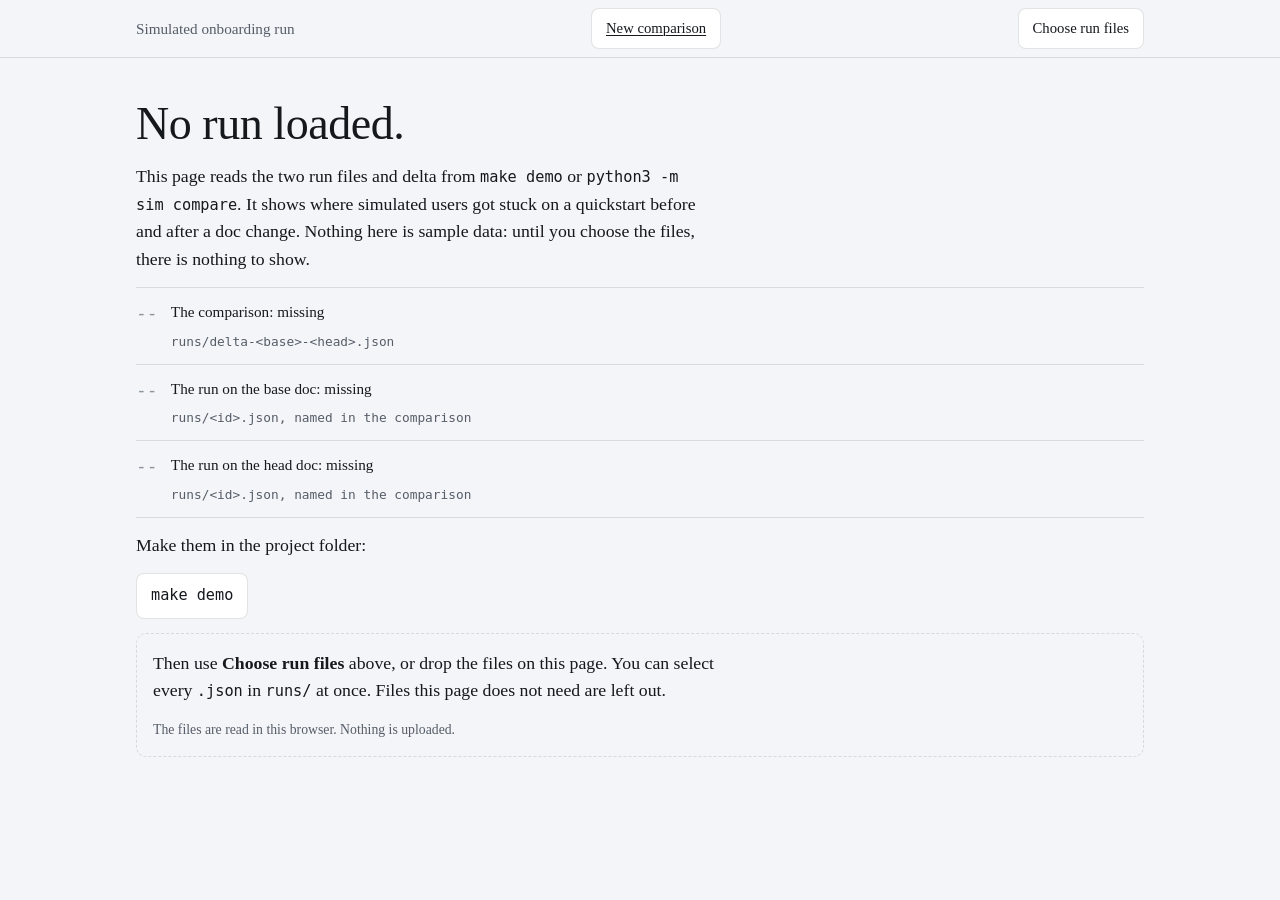
<file: web/index.html>
<!doctype html>
<html lang="en">
<head>
<meta charset="utf-8">
<meta name="viewport" content="width=device-width, initial-scale=1">
<title>Simulated onboarding run</title>
<meta name="description" content="Inspect saved simulated command paths and the linked workspace cohort, or import a separately declared offline study.">
<style>
/* Two faces, both already on the reader's machine: this page works offline.
   The serif carries prose. Mono carries figures, file names and commands only. */
:root{
  --font-human:"Iowan Old Style","Charter","Sitka Text",Cambria,Georgia,serif;
  --font-machine:ui-monospace,"SF Mono",Menlo,Consolas,monospace;
  --ground:#f3f5f8;
  --panel:#ffffff;
  --ink:#15181d;
  --mid:#565d68;
  --faint:#8d949e;
  --edge:rgba(21,24,29,.12);
  --dot:#9aa1ab;
  --accent:#2451c7;      /* blue pencil: the users the patch moved */
  --good:#1b7f4c;
  --crit:#b3261e;
  --chip:#e7ebf1;
  color-scheme:light;
}
@media (prefers-color-scheme:dark){
  :root:not([data-theme="light"]){
    --ground:#0f1216; --panel:#171b21; --ink:#e8ebef; --mid:#a3abb6; --faint:#6f7884;
    --edge:rgba(232,235,239,.12); --dot:#5d6570; --accent:#86a8ff; --good:#56c790; --crit:#ff8a80;
    --chip:#232a33; color-scheme:dark;
  }
}
:root[data-theme="dark"]{
  --ground:#0f1216; --panel:#171b21; --ink:#e8ebef; --mid:#a3abb6; --faint:#6f7884;
  --edge:rgba(232,235,239,.12); --dot:#5d6570; --accent:#86a8ff; --good:#56c790; --crit:#ff8a80;
  --chip:#232a33; color-scheme:dark;
}

*{box-sizing:border-box}
html{-webkit-text-size-adjust:100%}
body{margin:0;background:var(--ground);color:var(--ink);font-family:var(--font-human);
  font-size:clamp(16px,.95rem + .2vw,18px);line-height:1.55}
.m,code,.num{font-family:var(--font-machine);font-variant-numeric:tabular-nums}
code{font-size:.86em}
a{color:inherit;text-decoration-thickness:1px;text-underline-offset:2px}
h1,h2{font-weight:400;line-height:1.12;letter-spacing:-.01em;text-wrap:balance;margin:0}
h1{font-size:clamp(28px,1.3rem + 2.4vw,46px)}
h2{font-size:clamp(22px,1.1rem + 1vw,30px)}
p{margin:0;max-width:65ch}
.wrap{width:100%;max-width:1040px;margin:0 auto;padding:0 16px}
.stack{display:flex;flex-direction:column;gap:14px}
.small{font-size:.86rem;color:var(--mid)}
.src{font-family:var(--font-machine);font-size:.74rem;color:var(--faint);overflow-wrap:anywhere;line-height:1.45}

pre.src{white-space:pre-wrap;overflow-wrap:anywhere;max-width:100%}
#coding-agents{min-width:0}

.top{border-bottom:1px solid var(--edge);background:var(--ground)}
.top .wrap{display:flex;align-items:center;justify-content:space-between;gap:12px;min-height:56px;flex-wrap:wrap;padding-top:8px;padding-bottom:8px}
.top .name{font-size:.95rem;color:var(--mid)}
button,.btn{font:inherit;font-size:.92rem;color:var(--ink);background:var(--panel);border:1px solid var(--edge);
  border-radius:8px;padding:8px 14px;cursor:pointer}
button:hover,.btn:hover{border-color:var(--mid)}
button:focus-visible,input:focus-visible,.btn:focus-within{outline:2px solid var(--accent);outline-offset:2px}
.picker input{position:absolute;width:1px;height:1px;opacity:0;pointer-events:none}

.chip{display:inline-block;font-family:var(--font-machine);font-size:.68rem;letter-spacing:.06em;
  padding:2px 6px;border-radius:4px;background:var(--chip);color:var(--ink);vertical-align:.12em;white-space:nowrap}
.chip.badge{background:transparent;border:1px solid var(--mid);color:var(--mid)}
.chips{display:inline-flex;gap:4px;flex-wrap:wrap}

section{padding:40px 0}
section + section{border-top:1px solid var(--edge)}

/* empty state */
.slots{list-style:none;margin:0;padding:0;display:flex;flex-direction:column;border-top:1px solid var(--edge)}
.slots li{display:grid;grid-template-columns:1.4em 1fr;gap:4px 10px;padding:12px 0;border-bottom:1px solid var(--edge)}
.slots .mark{font-family:var(--font-machine);color:var(--faint)}
.slots li.have .mark{color:var(--good)}
.slots .what{font-size:.95rem}
.slots .file{grid-column:2;font-family:var(--font-machine);font-size:.8rem;color:var(--mid);overflow-wrap:anywhere}
.cmd{font-family:var(--font-machine);font-size:.95rem;background:var(--panel);border:1px solid var(--edge);
  border-radius:8px;padding:10px 14px;display:inline-block}
.drop-hint{border:1px dashed var(--edge);border-radius:10px;padding:16px}
body.dragging .drop-hint{border-color:var(--accent)}
.err{color:var(--crit)}

/* the lede */
.meta{font-size:.9rem;color:var(--mid)}
.verdict{font-size:clamp(19px,1rem + .6vw,23px);max-width:40ch}
.verdict b{font-weight:600}

/* the device: the same simulated readers on both versions */
.heads{display:grid;grid-template-columns:1fr 28px 1fr;align-items:start}
.band .strips{display:grid;grid-template-columns:2.2em minmax(0,1fr) 28px minmax(0,1fr) 2.2em;align-items:start;column-gap:6px}
.heads{position:sticky;top:0;background:var(--ground);z-index:2;padding:10px 0;border-bottom:1px solid var(--edge)}
.heads .col{display:flex;flex-direction:column;gap:3px;min-width:0}
.heads .col.l{text-align:right;align-items:flex-end}
.heads .t{font-size:1rem}
.bands{position:relative}
.heads,.band .strips{width:100%;max-width:640px;margin-left:auto;margin-right:auto}
.band{padding:14px 0 16px;border-bottom:1px solid var(--edge);display:flex;flex-direction:column;gap:8px;position:relative}
.band .label{display:flex;flex-direction:column;gap:2px;max-width:none}
.band .label .t{font-size:.98rem}
.band .label .t,.band .check{position:relative;z-index:2;background:var(--ground);box-decoration-break:clone;-webkit-box-decoration-break:clone;padding-right:4px}
.band .label{align-items:flex-start}
.band.goal .label .t{font-weight:600}
.band .check{font-family:var(--font-machine);font-size:.72rem;color:var(--faint);overflow-wrap:anywhere}
.strip{display:flex;flex-wrap:wrap;gap:3px;align-items:center;min-height:14px;min-width:0}
.strip.l{flex-direction:row-reverse}
.dot{width:9px;height:9px;border-radius:50%;background:var(--dot);flex:none}
.dot.fwd{background:var(--accent)}
.dot.back{background:var(--crit)}
.dot.goalside{box-shadow:inset 0 0 0 2px var(--ground)}
.count{font-family:var(--font-machine);font-size:.8rem;color:var(--mid);font-variant-numeric:tabular-nums;line-height:14px}
.count.l{text-align:right}
.axis{justify-self:center;width:1px;align-self:stretch;background:var(--edge)}
svg.links{position:absolute;inset:0;pointer-events:none;overflow:visible;z-index:1}
svg.links path{fill:none;stroke-width:1.2;opacity:.55}
svg.links path.fwd{stroke:var(--accent)}
svg.links path.back{stroke:var(--crit);stroke-dasharray:3 2}
.band.placeholder{border-bottom:1px dashed var(--edge)}
.band.placeholder .label .t{color:var(--mid)}
.backlist{list-style:none;margin:0;padding:0;display:flex;flex-direction:column;gap:4px}
.backlist .id{font-family:var(--font-machine);font-size:.86rem}
.key{display:flex;gap:16px;flex-wrap:wrap}
.key span{display:inline-flex;align-items:center;gap:6px}

/* quotes */
.qcols{display:grid;grid-template-columns:1fr 1fr;gap:28px}
.qgroup{display:flex;flex-direction:column;gap:14px}
.q{display:flex;flex-direction:column;gap:6px;padding:14px 16px;background:var(--panel);border:1px solid var(--edge);border-radius:10px;margin:0}
.q .who{display:flex;gap:8px;align-items:baseline;flex-wrap:wrap;font-size:.84rem;color:var(--mid)}
.q .text{font-style:italic}
.q .ground{font-size:.84rem;color:var(--mid)}

/* scoring */
form.row{display:grid;grid-template-columns:repeat(2,minmax(0,1fr));gap:14px;background:var(--panel);
  border:1px solid var(--edge);border-radius:10px;padding:16px}
fieldset{border:0;margin:0;padding:0;display:flex;flex-direction:column;gap:6px;min-width:0}
legend{font-size:.95rem;padding:0;margin-bottom:6px}
.pair{display:flex;align-items:center;gap:8px;flex-wrap:wrap}
input[type=number],input[type=text]{font:inherit;font-family:var(--font-machine);font-size:.9rem;color:var(--ink);
  background:var(--ground);border:1px solid var(--edge);border-radius:6px;padding:7px 8px}
input[type=number]{width:5.2em}
.full{grid-column:1 / -1}
input[type=text]{width:100%;font-family:var(--font-human);font-size:.95rem}
.tablewrap{overflow-x:auto;max-width:100%}
table{border-collapse:collapse;width:100%;font-size:.9rem}
th,td{text-align:left;padding:8px 10px 8px 0;border-bottom:1px solid var(--edge);vertical-align:top}
th{font-weight:400;color:var(--mid);font-size:.82rem}
td.m,th.m{white-space:nowrap}
.right{color:var(--good)} .wrong{color:var(--crit)}
td button{font-size:.8rem;padding:3px 8px}
tbody tr:not(.srcrow) td{border-bottom:0;padding-bottom:2px}
tr.srcrow td{padding-top:0}
.outcome{display:flex;flex-direction:column;gap:8px;padding:16px 0 0}
.outcome .v{font-size:clamp(20px,1rem + .8vw,26px)}
.arms{display:grid;grid-template-columns:auto auto auto;gap:4px 18px;justify-content:start;font-size:.92rem}
.arms .h{color:var(--mid);font-size:.8rem}

@media (max-width:720px){
  .qcols{grid-template-columns:1fr}
  form.row{grid-template-columns:1fr}
  section{padding:30px 0}
  .dot{width:8px;height:8px}
  .strip{gap:2px}
}
@media (prefers-reduced-motion:reduce){*{transition:none!important;animation:none!important}}
</style>
<script src="score.js"></script>
</head>
<body>
<div class="top">
  <div class="wrap">
    <span class="name">Simulated onboarding run</span>
    <a class="btn" href="workspace.html">New comparison</a>
    <label class="btn picker">Choose run files
      <input id="files" type="file" accept=".json,application/json" multiple>
    </label>
  </div>
</div>

<main>
  <section id="empty">
    <div class="wrap stack">
      <h1>No run loaded.</h1>
      <p>This page reads the two run files and delta from <code>make demo</code> or <code>python3 -m sim compare</code>. It shows where simulated users got stuck on a quickstart before and after a doc change. Nothing here is sample data: until you choose the files, there is nothing to show.</p>
      <ul class="slots" id="slots"></ul>
      <p>Make them in the project folder:</p>
      <div><span class="cmd">make demo</span></div>
      <div class="drop-hint stack">
        <p>Then use <b>Choose run files</b> above, or drop the files on this page. You can select every <code>.json</code> in <code>runs/</code> at once. Files this page does not need are left out.</p>
        <p class="small">The files are read in this browser. Nothing is uploaded.</p>
      </div>
      <p id="load-errors" class="err" hidden></p>
    </div>
  </section>

  <div id="report" hidden></div>
</main>

<script>
(function () {
  "use strict";

  // ---------- theme override for anyone who wants the other theme: #light or #dark ----------
  function applyHashTheme() {
    var t = location.hash.replace("#", "");
    if (t === "light" || t === "dark") document.documentElement.setAttribute("data-theme", t);
  }
  applyHashTheme();
  window.addEventListener("hashchange", applyHashTheme);

  // ---------- storage that may be missing ----------
  var store = {
    ok: (function () { try { var k = "__t"; localStorage.setItem(k, k); localStorage.removeItem(k); return true; } catch (e) { return false; } })(),
    get: function (k) { try { var v = localStorage.getItem(k); return v ? JSON.parse(v) : null; } catch (e) { return null; } },
    set: function (k, v) { try { localStorage.setItem(k, JSON.stringify(v)); return true; } catch (e) { return false; } }
  };

  // ---------- tiny DOM helper; every file string goes in as text ----------
  function h(tag, attrs, kids) {
    var el = document.createElement(tag);
    if (attrs) Object.keys(attrs).forEach(function (k) {
      var v = attrs[k];
      if (v === null || v === undefined || v === false) return;
      if (k === "class") el.className = v;
      else if (k === "text") el.textContent = v;
      else if (k.slice(0, 2) === "on") el.addEventListener(k.slice(2), v);
      else el.setAttribute(k, v === true ? "" : v);
    });
    (kids || []).forEach(function (c) {
      if (c === null || c === undefined || c === false) return;
      el.appendChild(typeof c === "string" ? document.createTextNode(c) : c);
    });
    return el;
  }
  function chips(labels, extra) {
    return h("span", { class: "chips" }, (labels || []).map(function (l) { return h("span", { class: "chip", text: l }); })
      .concat(extra ? [extra] : []));
  }
  function plural(n, one, many) { return n === 1 ? one : many; }

  // ---------- what was loaded ----------
  var state = { delta: null, deltaName: null, runs: {}, errors: [], workspace: null, trialSummary: null };

  function kindOf(doc) {
    if (!doc || typeof doc !== "object") return null;
    if (doc.control && doc.paired && doc.base && doc.head && doc.direction) return "delta";
    if (doc.run_id && Array.isArray(doc.users) && Array.isArray(doc.steps)) return "run";
    return null;
  }

  function readFiles(list) {
    var files = Array.prototype.slice.call(list || []);
    state.errors = [];
    return Promise.all(files.map(function (f) {
      return f.text().then(function (txt) {
        var doc;
        try { doc = JSON.parse(txt); } catch (e) { state.errors.push(f.name + " is not JSON."); return; }
        var kind = kindOf(doc);
        if (!kind) return; // timing files, receipts and anything else: not needed here
        if (!Array.isArray(doc.labels) || doc.labels.indexOf("SIMULATED") < 0) {
          state.errors.push(f.name + " has no SIMULATED label, so it is not shown.");
          return;
        }
        if (kind === "delta") {
          if (!doc.control || doc.control.identical !== true) {
            state.errors.push(f.name + ": the control run did not match, so this comparison is not shown.");
            return;
          }
          state.delta = doc; state.deltaName = f.name;
        } else if (!/\.control\.json$/.test(f.name)) {
          state.runs[doc.run_id] = { doc: doc, name: f.name };
        }
      });
    })).then(render);
  }

  // The loopback workspace can pass actual saved files to its embedded offline reader.
  // No request or storage credential is added to this portable page.
  window.addEventListener("message", function (event) {
    if (window.parent === window || event.source !== window.parent || event.origin !== location.origin ||
        location.protocol !== "http:" || location.hostname !== "127.0.0.1" ||
        !event.data || !["local-comparison", "workspace-trial-state"].includes(event.data.type)) return;
    if (event.data.type === "workspace-trial-state") {
      if (!state.workspace || !event.data.context || event.data.context.jobId !== state.workspace.jobId || event.data.context.nonce !== state.workspace.nonce) return;
      state.trialSummary = event.data.trial; render(); return;
    }
    if (!event.data.context || !/^[a-f0-9]{24}$/.test(event.data.context.jobId) ||
        typeof event.data.context.nonce !== "string") return;
    state.workspace = event.data.context; state.trialSummary = event.data.trial;
    document.getElementById("files").disabled = true;
    readFiles(["base", "head", "delta"].map(function (name) {
      return new File([JSON.stringify(event.data.files[name])], name + ".json", { type: "application/json" });
    }));
  });

  document.getElementById("files").addEventListener("change", function (e) { if (!state.workspace) readFiles(e.target.files); e.target.value = ""; });
  document.addEventListener("dragover", function (e) { e.preventDefault(); document.body.classList.add("dragging"); });
  document.addEventListener("dragleave", function (e) { if (!e.relatedTarget) document.body.classList.remove("dragging"); });
  document.addEventListener("drop", function (e) {
    e.preventDefault(); document.body.classList.remove("dragging");
    if (!state.workspace && e.dataTransfer && e.dataTransfer.files) readFiles(e.dataTransfer.files);
  });

  // ---------- empty and partial states ----------
  function renderSlots() {
    var d = state.delta;
    var baseId = d && d.base.run_id, headId = d && d.head.run_id;
    var slots = [
      { what: "The comparison", file: d ? state.deltaName : "runs/delta-<base>-<head>.json", have: !!d },
      { what: "The run on the base doc", file: d ? d.base.file : "runs/<id>.json, named in the comparison", have: !!(d && state.runs[baseId]) },
      { what: "The run on the head doc", file: d ? d.head.file : "runs/<id>.json, named in the comparison", have: !!(d && state.runs[headId]) }
    ];
    var ul = document.getElementById("slots");
    ul.textContent = "";
    slots.forEach(function (s) {
      ul.appendChild(h("li", { class: s.have ? "have" : "" }, [
        h("span", { class: "mark", text: s.have ? "ok" : "--", "aria-label": s.have ? "loaded" : "missing" }),
        h("span", { class: "what", text: s.what + (s.have ? "" : ": missing") }),
        h("span", { class: "file", text: s.file })
      ]));
    });
    var errs = document.getElementById("load-errors");
    errs.hidden = !state.errors.length;
    errs.textContent = state.errors.join(" ");
    return slots.every(function (s) { return s.have; });
  }

  // ---------- helpers over the run files ----------
  function policyLine(run) {
    var p = run.policy || {};
    if (p.name === "LOCAL-SCRIPTED") return "scripted readers. No model ran";
    if (p.name === "LOCAL-MODEL") return "a local model, " + (p.model && p.model.name ? p.model.name : "name not in the file") + ", on the machine that made the run";
    if (p.name === "TOKEN-FACTORY") return (p.model && p.model.name ? p.model.name : "a hosted model") + " through Token Factory";
    return "a policy this page does not know (" + p.name + ")";
  }
  function distinctPaths(run) {
    var seen = {};
    run.users.forEach(function (u) { seen[JSON.stringify(u.log.map(function (e) { return [e.action, e.detail]; }))] = 1; });
    return Object.keys(seen).length;
  }
  function stopIndex(run, user) {
    // index into steps of the step the user did not reach; steps.length means the goal
    if (user.dropped_at === null) return run.steps.length;
    for (var i = 0; i < run.steps.length; i++) if (run.steps[i].id === user.dropped_at) return i;
    return -1;
  }

  // ---------- the report ----------
  var linkRedraw = null;

  function render() {
    var ready = renderSlots();
    var report = document.getElementById("report");
    document.getElementById("empty").hidden = ready;
    report.hidden = !ready;
    if (!ready) { report.textContent = ""; return; }

    var d = state.delta;
    var base = state.runs[d.base.run_id].doc, head = state.runs[d.head.run_id].doc;
    var baseName = d.base.file, headName = d.head.file;
    var n = d.n.value, seed = d.seed;
    report.textContent = "";

    // lede
    var dir = d.direction;
    var improved = d.paired.improved.value, worsened = d.paired.worsened.value;
    var pv = d.paired.p_value.value;
    var pText = pv < 0.001 ? "p < 0.001" : "p = " + pv.toFixed(3);
    var headline = dir === "helps" ? "More simulated readers reached the goal with the patch." : dir === "hurts" ? "Fewer simulated readers reached the goal with the patch." : "No detectable change in this simulation.";
    var bGoal = d.base.goal_reached.value, hGoal = d.head.goal_reached.value;
    var target = base.target;

    report.appendChild(h("section", null, [h("div", { class: "wrap stack" }, [
      h("p", { class: "meta" }, [
        target.name + ", " + target.section.replace(/^#+\s*/, "") + ", ",
        target.scenario ? h("span", { text: "frozen inputs (see inputs.json)" })
          : h("a", { href: target.doc_url, text: "pinned copy of the doc" }),
        ". Goal:"
      ]),
      h("h1", { text: target.goal }),
      h("p", { class: "verdict" }, [
        h("b", { text: headline }), " ",
        "The same " + n + " simulated users ran both versions with the same seeds. ",
        h("span", { class: "num", text: String(improved) }), " reached the goal only with the patch, ",
        h("span", { class: "num", text: String(worsened) }), " only without it. ",
        chips(d.labels)
      ]),
      h("p", { class: "src", text: "Source: " + state.deltaName + ", seed " + seed + ". Exact two-sided sign test on users whose outcome changed, " + pText + ". A direction is called only when p < 0.05." }),
      h("p", null, [
        "Reached the goal: ",
        h("span", { class: "num", text: bGoal + " of " + n }), " on the base doc, ",
        h("span", { class: "num", text: hGoal + " of " + n }), " with the patch. ",
        h("span", { class: "chip badge", text: "UNCALIBRATED" })
      ]),
      h("p", { class: "small", text: "This change was observed in a simulated population. Neither its direction nor its size establishes what real people will do. Scripted readers follow fixed rules; their command evidence can reveal a docs execution gap. Use a separate human study to compare with observed use." }),
      h("p", { class: "small", text: "Simulated users: " + policyLine(base) + " (" + base.policy.label + "). Sandbox: " + base.backends.sandbox.name + " (" + base.backends.sandbox.label + "). Cost shown before the run: " + (base.cost.value === null ? "unknown" : base.cost.value) + " " + base.cost.unit + " (" + base.cost.label + "). The personas are assumed, not fitted to real people." })
    ])]));

    // the device
    var bandsEl = h("div", { class: "bands" });
    var svgNS = "http://www.w3.org/2000/svg";
    var svg = document.createElementNS(svgNS, "svg");
    svg.setAttribute("class", "links");
    svg.setAttribute("aria-hidden", "true");

    var headUsers = {}; head.users.forEach(function (u) { headUsers[u.id] = u; });
    var baseUsers = {}; base.users.forEach(function (u) { baseUsers[u.id] = u; });
    var moves = []; // {id, from, to}
    var bStop = {}, hStop = {};
    base.users.forEach(function (u) { bStop[u.id] = stopIndex(base, u); });
    head.users.forEach(function (u) { hStop[u.id] = stopIndex(head, u); });
    Object.keys(bStop).forEach(function (id) {
      if (id in hStop && hStop[id] !== bStop[id]) moves.push({ id: id, from: bStop[id], to: hStop[id] });
    });
    function moveClass(id) {
      if (!(id in bStop) || !(id in hStop) || bStop[id] === hStop[id]) return "";
      return hStop[id] > bStop[id] ? "fwd" : "back";
    }

    var steps = base.steps;
    var bandCount = steps.length + 1;
    var dotEls = { l: {}, r: {} };
    for (var i = 0; i < bandCount; i++) {
      var isGoal = i === steps.length;
      var title = isGoal ? "Reached the goal" : "Stuck at: " + steps[i].title;
      var check = isGoal ? "Checked by: " + steps[steps.length - 1].check : "Checked by: " + steps[i].check;
      var left = base.users.filter(function (u) { return bStop[u.id] === i; });
      var right = head.users.filter(function (u) { return hStop[u.id] === i; });
      // users the patch moved sit nearest the middle, so their lines stay short
      function order(side) {
        return function (a, b) {
          var ma = moveClass(a.id) ? 0 : 1, mb = moveClass(b.id) ? 0 : 1;
          if (ma !== mb) return ma - mb;
          var oa = side === "l" ? (hStop[a.id] || 0) : (bStop[a.id] || 0);
          var ob = side === "l" ? (hStop[b.id] || 0) : (bStop[b.id] || 0);
          if (oa !== ob) return oa - ob;
          return a.id < b.id ? -1 : 1;
        };
      }
      left.sort(order("l")); right.sort(order("r"));
      function strip(side, users, runName, verb) {
        var el = h("div", {
          class: "strip " + side, role: "img",
          "aria-label": users.length + " of " + n + " simulated users " + verb + ", from " + runName
        });
        users.forEach(function (u) {
          var mc = moveClass(u.id);
          var dot = h("span", { class: "dot" + (mc ? " " + mc : "") + (isGoal ? " goalside" : ""),
            title: u.id + ": " + title.toLowerCase() + " (" + (side === "l" ? "base" : "head") + ")" });
          dotEls[side][u.id] = dot;
          el.appendChild(dot);
        });
        return el;
      }
      bandsEl.appendChild(h("div", { class: "band" + (isGoal ? " goal" : "") }, [
        h("div", { class: "label" }, [h("span", { class: "t", text: title }), h("span", { class: "check", text: check })]),
        h("div", { class: "strips" }, [
          h("span", { class: "count l", text: String(left.length), title: "Counted from users[].dropped_at in " + baseName }),
          strip("l", left, baseName, isGoal ? "reached the goal on the base doc" : "got stuck here on the base doc"),
          h("span", { class: "axis" }),
          strip("r", right, headName, isGoal ? "reached the goal with the patch" : "got stuck here with the patch"),
          h("span", { class: "count r", text: String(right.length), title: "Counted from users[].dropped_at in " + headName })
        ])
      ]));
    }
    // Read the second population from the actual run files, never from a sample.
    var agentBase = (base.populations || []).find(function (p) { return p.id === "coding_agents"; });
    var agentHead = (head.populations || []).find(function (p) { return p.id === "coding_agents"; });
    if (agentBase && agentHead && agentBase.n.value > 0 && agentHead.n.value > 0) {
      var agentRows = [h("div", { class: "label" }, [
        h("span", { class: "t", text: "Coding agents · " + Array.from(new Set((agentBase.labels || []).concat(agentHead.labels || []))).join(" · ") }),
        h("span", { class: "check", text: agentBase.backend.name + ". Base → head; counts over each population." })
      ])];
      steps.forEach(function (step) {
        var b = agentBase.steps.find(function (x) { return x.id === step.id; });
        var a = agentHead.steps.find(function (x) { return x.id === step.id; });
        agentRows.push(h("p", { class: "small", text: step.title + ": " +
          (b ? b.reached.value + "/" + agentBase.n.value : "unavailable") + " → " +
          (a ? a.reached.value + "/" + agentHead.n.value : "unavailable") }));
      });
      [["Base", agentBase], ["Head", agentHead]].forEach(function (pair) {
        (pair[1].users || []).forEach(function (u) {
          var log = h("details", {}, [h("summary", { text: pair[0] + " agent " + u.id + ": " + u.exit_status })]);
          (u.log || []).forEach(function (e) {
            log.appendChild(h("pre", { class: "src", text: e.action + ": " + e.detail +
              (e.exit_code === null ? "" : "\nexit " + e.exit_code) +
              (e.stdout_excerpt ? "\n" + e.stdout_excerpt : "") }));
          });
          agentRows.push(log);
        });
      });
      agentRows.push(h("p", { class: "src", text: "Source: populations[coding_agents] in " + baseName + " and " + headName + ". These simulated results are not evidence about real developers or other coding agents." }));
      bandsEl.appendChild(h("div", { class: "stack", style: "padding:20px 0", id: "coding-agents" }, agentRows));
    } else {
      bandsEl.appendChild(h("div", { class: "band placeholder" }, [h("div", { class: "label" }, [
        h("span", { class: "t", text: "Coding agents: not run in both files" }),
        h("span", { class: "check", text: target.scenario
          ? "To include coding agents for this project, choose Prepare another revision in your private workspace, select coding agents, then preview again. Local agents require the cached model and agent runtime, with the workspace started using --allow-agents. Sponsor execution requires its separate authorization."
          : "For the bundled demo, run make demo AGENTS=1 after make agent and make model to compare both populations." })
      ])]));
    }
    bandsEl.appendChild(svg);

    var unplacedL = base.users.filter(function (u) { return bStop[u.id] < 0; }).length;
    var unplacedR = head.users.filter(function (u) { return hStop[u.id] < 0; }).length;
    var fwd = moves.filter(function (m) { return m.to > m.from; }).length;
    var back = moves.length - fwd;
    // Step back: read from the delta when it carries paired.steps_back (delta schema 0.2.0).
    // Older delta files do not, so the count computed above from the two run files is the fallback.
    var stepTitle0 = {}; steps.forEach(function (st) { stepTitle0[st.id] = st.title; });
    var sb = d.paired.steps_back;
    var backSrc = "computed in this page from users[].dropped_at in both run files";
    var backMismatch = null;
    if (sb && typeof sb.value === "number") {
      if (sb.value !== back) backMismatch = "The comparison file says " + sb.value + " " + plural(sb.value, "user", "users") + " got stuck earlier with the patch. The two run files say " + back + ". Check that these files belong together.";
      back = sb.value;
      backSrc = "paired.steps_back in " + state.deltaName;
    }
    var backMoves = sb && sb.moves ? sb.moves : moves.filter(function (m) { return m.to < m.from; }).map(function (m) {
      return { user: m.id, base_furthest: m.from > 0 ? steps[m.from - 1].id : null, step: steps[m.to].id };
    });
    var pb = distinctPaths(base), ph = distinctPaths(head);

    report.appendChild(h("section", null, [h("div", { class: "wrap stack" }, [
      h("h2", { text: "Where the same " + n + " simulated readers got stuck" }),
      h("p", { text: "Each dot is one simulated user. Left is the base doc, right is the head doc. A row of dots is how many got stuck at that step. A line joins the two places one user stopped, when the patch moved them." }),
      h("div", { class: "heads" }, [
        h("div", { class: "col l" }, [h("span", { class: "t", text: "Base doc" }), chips(base.labels), h("span", { class: "src", text: baseName + ", seed " + base.seed })]),
        h("span"),
        h("div", { class: "col r" }, [h("span", { class: "t", text: "Head doc" }), chips(head.labels), h("span", { class: "src", text: headName + ", seed " + head.seed })])
      ]),
      bandsEl,
      h("div", { class: "key small" }, [
        h("span", null, [h("span", { class: "dot fwd" }), fwd + " " + plural(fwd, "user", "users") + " moved further with the patch"]),
        h("span", null, [h("span", { class: "dot back" }), back + " " + plural(back, "user", "users") + " got stuck earlier with the patch"]),
        h("span", null, [h("span", { class: "dot" }), (n - moves.length) + " stopped at the same place"])
      ]),
      (unplacedL || unplacedR) ? h("p", { class: "err", text: "Not shown: " + unplacedL + " users on the base doc and " + unplacedR + " with the patch stopped at a step that is not in the run file's steps. The counts above leave them out." }) : null,
      back ? h("p", { class: "small", text: "The direction above counts only the goal. " + back + " " + plural(back, "user", "users") + " got stuck at an earlier step with the patch, which the goal count cannot show." }) : null,
      back ? h("ul", { class: "backlist small" }, backMoves.map(function (m) {
        return h("li", null, [
          h("span", { class: "id", text: m.user }),
          " got past " + (m.base_furthest ? "\u201c" + (stepTitle0[m.base_furthest] || m.base_furthest) + "\u201d" : "no step") +
          " on the base doc and stopped at \u201c" + (stepTitle0[m.step] || m.step) + "\u201d with the patch. ",
          chips(d.labels)
        ]);
      })) : null,
      back ? h("p", { class: "src", text: "Step back: " + backSrc + "." }) : null,
      backMismatch ? h("p", { class: "err", text: backMismatch }) : null,
      h("p", { class: "src", text: "Counts: users[].dropped_at in each run file. Moves: the same user id in both files. The step checks are what was run in each user's sandbox after the session." }),
      h("p", { class: "small", text: "Distinct paths through the doc: " + pb + " of " + n + " users on the base doc, " + ph + " of " + n + " with the patch. When most users take the same few paths, the result mostly shows how the assumed personas split between them." })
    ])]));

    function drawLinks() {
      while (svg.firstChild) svg.removeChild(svg.firstChild);
      var box = bandsEl.getBoundingClientRect();
      svg.setAttribute("width", box.width); svg.setAttribute("height", box.height);
      moves.forEach(function (m) {
        var a = dotEls.l[m.id], b = dotEls.r[m.id];
        if (!a || !b) return;
        var ra = a.getBoundingClientRect(), rb = b.getBoundingClientRect();
        var x1 = ra.left + ra.width / 2 - box.left, y1 = ra.top + ra.height / 2 - box.top;
        var x2 = rb.left + rb.width / 2 - box.left, y2 = rb.top + rb.height / 2 - box.top;
        var mid = (x1 + x2) / 2;
        var p = document.createElementNS(svgNS, "path");
        p.setAttribute("d", "M" + x1 + "," + y1 + " C" + mid + "," + y1 + " " + mid + "," + y2 + " " + x2 + "," + y2);
        p.setAttribute("class", m.to > m.from ? "fwd" : "back");
        svg.appendChild(p);
      });
    }
    linkRedraw = drawLinks;
    requestAnimationFrame(drawLinks);

    // Inspect exact paired participant logs; dots alone cannot explain a changed result.
    var logSection = h("div", { class: "wrap stack" }, [h("h2", { text: "A participant's actual path" }),
      h("p", { class: "small", text: "These are the saved commands and observations, not an explanation generated afterward. Scripted readers are SIMULATED and LOCAL." })]);
    var readerSelect = h("select", { "aria-label": "Simulated reader to inspect", style: "max-width:100%;font:inherit;padding:8px;margin:12px 0" });
    var readerLogs = h("div", {});
    base.users.slice().sort(function(a,b){ return Number(!!moveClass(b.id))-Number(!!moveClass(a.id)); }).forEach(function(u){
      readerSelect.appendChild(h("option", { value:u.id, text:u.id+(moveClass(u.id)?" · changed path":" · same stopping point") }));
    });
    function drawReaderLogs(){
      readerLogs.replaceChildren();
      [["Current instructions",baseUsers[readerSelect.value]],["Proposed instructions",headUsers[readerSelect.value]]].forEach(function(pair){
        var d=h("details",{open:true},[h("summary",{text:pair[0]+" · "+readerSelect.value})]);
        (pair[1] ? pair[1].log : []).forEach(function(e){d.appendChild(h("pre",{class:"src",text:e.action+": "+e.detail+
          (e.exit_code==null?"":"\nExit: "+e.exit_code)+(e.stdout_excerpt?"\nOutput: "+e.stdout_excerpt:"")}));});
        readerLogs.appendChild(d);
      });
    }
    readerSelect.addEventListener("change",drawReaderLogs);
    logSection.appendChild(readerSelect);logSection.appendChild(readerLogs);report.appendChild(h("section",{},[logSection]));drawReaderLogs();

    // quotes
    function quoteGroups(run, side) {
      var groups = {};
      var order = [];
      run.quotes.forEach(function (q) {
        var key = (q.step || "") + "\u0000" + q.text;
        if (!groups[key]) { groups[key] = { q: q, count: 0 }; order.push(key); }
        groups[key].count += 1;
      });
      order.sort(function (a, b) { return groups[b].count - groups[a].count; });
      var stepTitle = {}; run.steps.forEach(function (s) { stepTitle[s.id] = s.title; });
      return h("div", { class: "qgroup" }, [h("span", { class: "t", text: side })].concat(order.map(function (k) {
        var g = groups[k], q = g.q;
        return h("figure", { class: "q" }, [
          h("div", { class: "who" }, [
            h("span", { class: "num", text: g.count + " " + plural(g.count, "user", "users") }),
            h("span", { text: q.step ? "stuck at: " + (stepTitle[q.step] || q.step) : "reached the goal" }),
            chips(q.labels)
          ]),
          h("p", { class: "text", text: q.text }),
          q.grounding ? h("p", { class: "ground" }, [
            "Related public issue, copied by hand (" + q.grounding.label + "): ",
            h("a", { href: q.grounding.url, text: q.grounding.url.replace(/^https?:\/\//, "") }),
            ". It shows a similar real report. It does not prove this quote."
          ]) : null
        ]);
      })));
    }
    var scripted = base.policy.name === "LOCAL-SCRIPTED";
    report.appendChild(h("section", null, [h("div", { class: "wrap stack" }, [
      h("h2", { text: "What they said" }),
      h("p", { class: "small", text: scripted
        ? "These quotes are SIMULATED. With scripted readers, each quote is a fixed sentence picked by what happened in the user's sandbox. No model wrote them."
        : "These quotes are SIMULATED. A model wrote them from what happened in the user's sandbox." }),
      h("div", { class: "qcols" }, [quoteGroups(base, "Base doc"), quoteGroups(head, "Head doc")]),
      h("p", { class: "src", text: "Source: quotes[] in " + baseName + " and " + headName + "." })
    ])]));

    // scoring
    report.appendChild(renderScoring(d));
    window.scrollTo(0, 0);
  }

  window.addEventListener("resize", function () { if (linkRedraw) linkRedraw(); });

  // ---------- scoring against real outcomes ----------
  function renderScoring(d) {
    var sec = h("section", null);
    var inner = h("div", { class: "wrap stack" });
    sec.appendChild(inner);
    inner.appendChild(h("h2", { text: "Compare with observed use" }));
    if (state.workspace) {
      var context = state.workspace, trial = state.trialSummary || {state:"none"};
      inner.appendChild(h("h3", {text:trial.state === "none" ? "No saved human trial yet" : trial.state === "closed" ? "Saved human cohort: closed" : "Saved human cohort: collecting"}));
      if (trial.totals) {
        inner.appendChild(h("p", {text:trial.recruitment}));
        ["base", "head"].forEach(function(arm){var t=trial.totals[arm];inner.appendChild(h("p", {text:(arm==="base"?"Current":"Proposed")+" instructions: "+t.reached+" of "+t.n+" reported sessions reached the goal; "+t.pending+" pending, "+t.withdrawn+" withdrew."}));});
        inner.appendChild(h("p", {text:trial.state==="closed" ? "Reported direction: "+trial.observed+". Cohort outcome rows: "+trial.cohortRows+". Calibration: "+trial.verdict+". Magnitude: UNCALIBRATED." : "No cohort outcome is scored until every slot is accounted for and the trial closes."}));
      }
      inner.appendChild(h("p", { text: "This saved comparison has one human-outcome route: its frozen cohort in your private workspace. Each distinct consenting person tries one assigned document. Observations and corrections stay with the saved comparison, including after a service restart." }));
      inner.appendChild(h("button", { type: "button", text: "Open this comparison's saved human trial", onclick: function () {
        window.parent.postMessage({type: "open-human-trial", jobId: context.jobId, nonce: context.nonce}, location.origin);
      }}));
      inner.appendChild(h("p", { class: "small", text: "No separate outcome form or browser-only record is used here. The trial shows its reported observations and cohort-level score. Simulated results remain uncalibrated." }));
      return sec;
    }
    var oldKey = "outcomes:" + d.base.doc_sha256 + ":" + d.head.doc_sha256;
    var key = "offline-import:" + d.base.doc_sha256 + ":" + d.head.doc_sha256;
    var memoryRows = [];
    function load() { return store.ok ? (store.get(key) || []) : memoryRows; }
    function save(rows) { if (store.ok) store.set(key, rows); else memoryRows = rows; }
    inner.appendChild(h("p", { text: "Offline study import, separate from the workspace's saved cohort. Import previously collected study rows and name their design. This viewer does not collect sessions or verify participant independence. Crossover and before/after studies have different biases; never merge designs or repeatedly import the same cohort as new evidence." }));
    var design = h("select", { id: "study-design" }, [
      h("option", {value:"",text:"Choose the study design"}),
      h("option", {value:"parallel-single-arm",text:"Distinct people, one document each"}),
      h("option", {value:"crossover",text:"Same people tried both documents (learning/order bias)"}),
      h("option", {value:"observational-before-after",text:"Separate before/after observations (time/confounding bias)"})
    ]);
    var input = h("input", { type: "file", id: "study-import", accept: ".jsonl,application/x-ndjson" });
    var err = h("p", { class: "err", hidden: true });
    inner.appendChild(h("label", {for:"study-design",text:"Design used for these observations"})); inner.appendChild(design);
    inner.appendChild(h("label", {for:"study-import",text:"Import an outcome JSONL file (replaces this browser's imported set)"})); inner.appendChild(input); inner.appendChild(err);
    input.addEventListener("change", async function () {
      try {
        if (!design.value) throw Error("Choose the study design before importing.");
        if (!input.files[0] || input.files[0].size > 1000000) throw Error("Choose a JSONL file under 1 MB.");
        var rows = (await input.files[0].text()).split(/\r?\n/).filter(function(x){return x.trim();}).map(JSON.parse);
        if (!rows.length || rows.length > 1000) throw Error("Choose between 1 and 1000 outcome rows.");
        var seen = new Set();
        rows.forEach(function(row){
          window.Calib.checkRow(row);
          if(row.base_doc_sha256 !== d.base.doc_sha256 || row.head_doc_sha256 !== d.head.doc_sha256) throw Error("A row belongs to different documents.");
          if(typeof row.source !== "string" || !row.source.trim()) throw Error("Every row needs a source.");
          if(row.study_design && row.study_design !== design.value) throw Error("The selected design does not match a row. Do not pool study designs.");
          if(row.trial_id && seen.has(row.trial_id)) throw Error("The same trial appears twice.");
          if(row.trial_id) seen.add(row.trial_id);
          row.study_design=design.value;
        });
        save(rows); err.hidden=true; draw();
      } catch(e) {err.hidden=false;err.textContent="Not imported. "+e.message;}
      input.value="";
    });
    var legacy = store.get(oldKey) || [];
    if (legacy.length) inner.appendChild(h("div", null, [
      h("p", {class:"small",text:legacy.length+" legacy browser rows have no declared study design and are excluded. Export them for review; import only after identifying their design."}),
      h("button", {type:"button",text:"Export unclassified legacy rows",onclick:function(){
        var a=h("a",{href:URL.createObjectURL(new Blob([legacy.map(JSON.stringify).join("\n")+"\n"],{type:"application/x-ndjson"})),download:"unclassified-legacy-outcomes.jsonl"});a.click();
      }})
    ]));
    var out = h("div", { class: "outcome" }); inner.appendChild(out);
    inner.appendChild(h("p", {class:"small",text:"Imported rows remain in this browser only. They are not written into the workspace's cohort or simulation files, and nothing is sent. The score describes these imported rows; study validity and independence are not established by it."}));

    function draw() {
      var rows = load();
      var r = window.Calib.score(d, rows);
      out.textContent = "";
      if (rows.length) {
        var tbody = h("tbody");
        r.rows.forEach(function (sr) {
          var raw = rows[sr.index];
          tbody.appendChild(h("tr", null, [
            h("td", { class: "m", text: String(sr.index + 1) }),
            h("td", { class: "m", text: raw.base.reached + "/" + raw.base.n + " to " + raw.head.reached + "/" + raw.head.n }),
            h("td", { text: sr.observed }),
            h("td", { class: sr.simulator, text: sr.simulator }),
            h("td", { class: sr.silent_null, text: sr.silent_null })
          ]));
          tbody.appendChild(h("tr", { class: "srcrow" }, [
            h("td"),
            h("td", { colspan: "4" }, [
              h("span", { class: "small", text: "Study design: " + raw.study_design + ". Source: " + (raw.source || "not given") + " " }),
              h("button", { type: "button", text: "Remove", onclick: function () { var all = load(); all.splice(sr.index, 1); save(all); draw(); } })
            ])
          ]));
        });
        out.appendChild(h("div", { class: "tablewrap" }, [h("table", null, [
          h("thead", null, [h("tr", null, ["#", "Reached", "Observed", "Simulator", "Silent_null"].map(function (t) { return h("th", { text: t }); }))]),
          tbody
        ])]));
        if (r.rejected.length) out.appendChild(h("p", { class: "err", text: r.rejected.length + " stored " + plural(r.rejected.length, "row was", "rows were") + " not scored: " + r.rejected.map(function (x) { return x.reason; }).join("; ") + "." }));
      }
      var predicted = d.direction === "no detectable change" ? "no detectable change" : "the patch " + d.direction;
      out.appendChild(h("div", { class: "arms" }, [
        h("span", { class: "h", text: "Arm" }), h("span", { class: "h", text: "Right" }), h("span", { class: "h", text: "Wrong" }),
        h("span", { text: "Simulator (predicts " + predicted + ")" }), h("span", { class: "num", text: String(r.arms.simulator.right) }), h("span", { class: "num", text: String(r.arms.simulator.wrong) }),
        h("span", { text: "Silent_null (predicts no change)" }), h("span", { class: "num", text: String(r.arms.silent_null.right) }), h("span", { class: "num", text: String(r.arms.silent_null.wrong) })
      ]));
      var vword = r.verdict.charAt(0).toUpperCase() + r.verdict.slice(1);
      out.appendChild(h("p", { class: "v" }, [vword + ". ", h("span", { class: "num small", text: "n = " + r.n })]));
      out.appendChild(h("p", { text: r.reason.replace(/^[^.]*\.\s*/, "") }));
      if (r.n) out.appendChild(h("p", { class: "small" }, [
        "Size error, mean absolute error in the goal rate change: simulator ",
        h("span", { class: "num", text: r.arms.simulator.abs_error.toFixed(3) }), ", silent_null ",
        h("span", { class: "num", text: r.arms.silent_null.abs_error.toFixed(3) }), ". ",
        h("span", { class: "chip badge", text: "UNCALIBRATED" })
      ]));
      out.appendChild(h("p", { class: "src", text: "Prediction: " + state.deltaName + ", seed " + d.seed + ", labels " + d.labels.join(", ") + ". Outcomes: separately imported study rows in this browser. Same descriptive scoring rules as calib/score.py; independence and study validity are unverified." }));
      if (rows.length) out.appendChild(h("div", null, [h("button", { type: "button", text: "Save rows as a file", onclick: function () {
        var blob = new Blob([load().map(function (x) { return JSON.stringify(x); }).join("\n") + "\n"], { type: "application/json" });
        var a = h("a", { href: URL.createObjectURL(blob), download: "outcomes.jsonl" });
        document.body.appendChild(a); a.click(); a.remove();
      } }), " ", h("span", { class: "small", text: "The file goes to your own disk. Put it at calib/outcomes.jsonl to score it with python3 -m calib.score." })]));
    }
    draw();
    return sec;
  }

  renderSlots();
})();
</script>
</body>
</html>
</file>
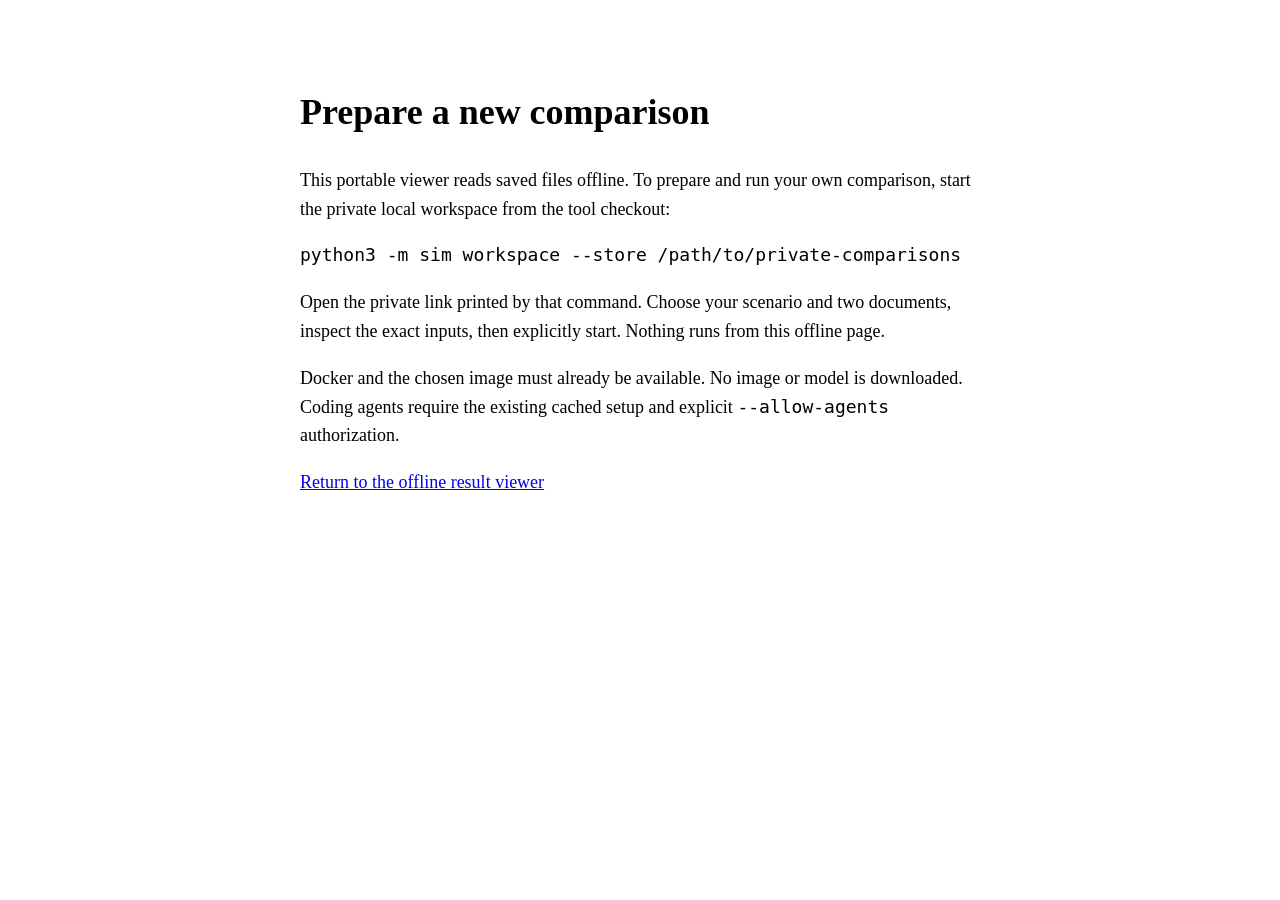
<file: web/workspace.html>
<!doctype html><html lang="en"><meta charset="utf-8"><meta name="viewport" content="width=device-width,initial-scale=1"><title>Prepare a new comparison</title><main style="max-width:680px;margin:40px auto;padding:20px;font:18px/1.6 Georgia,serif"><h1>Prepare a new comparison</h1><p>This portable viewer reads saved files offline. To prepare and run your own comparison, start the private local workspace from the tool checkout:</p><pre style="white-space:pre-wrap;overflow-wrap:anywhere">python3 -m sim workspace --store /path/to/private-comparisons</pre><p>Open the private link printed by that command. Choose your scenario and two documents, inspect the exact inputs, then explicitly start. Nothing runs from this offline page.</p><p>Docker and the chosen image must already be available. No image or model is downloaded. Coding agents require the existing cached setup and explicit <code>--allow-agents</code> authorization.</p><a href="index.html">Return to the offline result viewer</a></main></html>
</file>
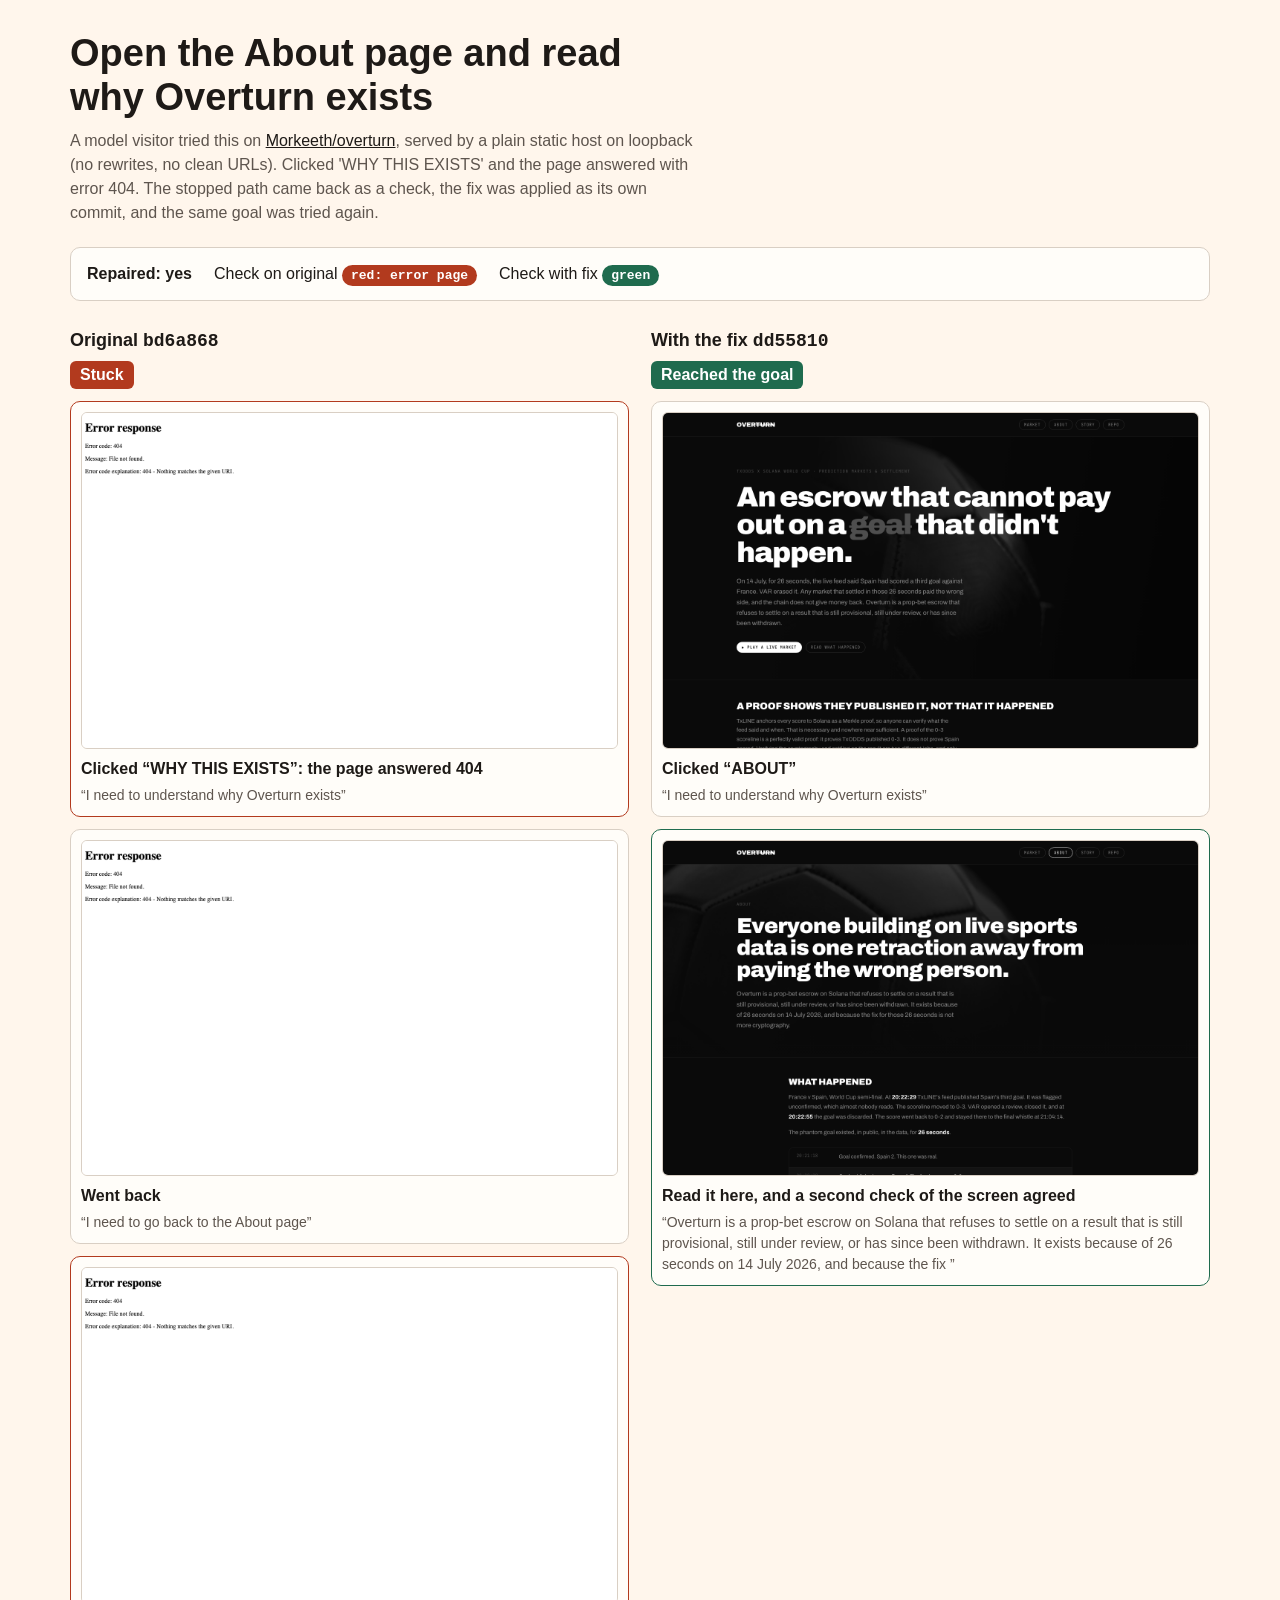
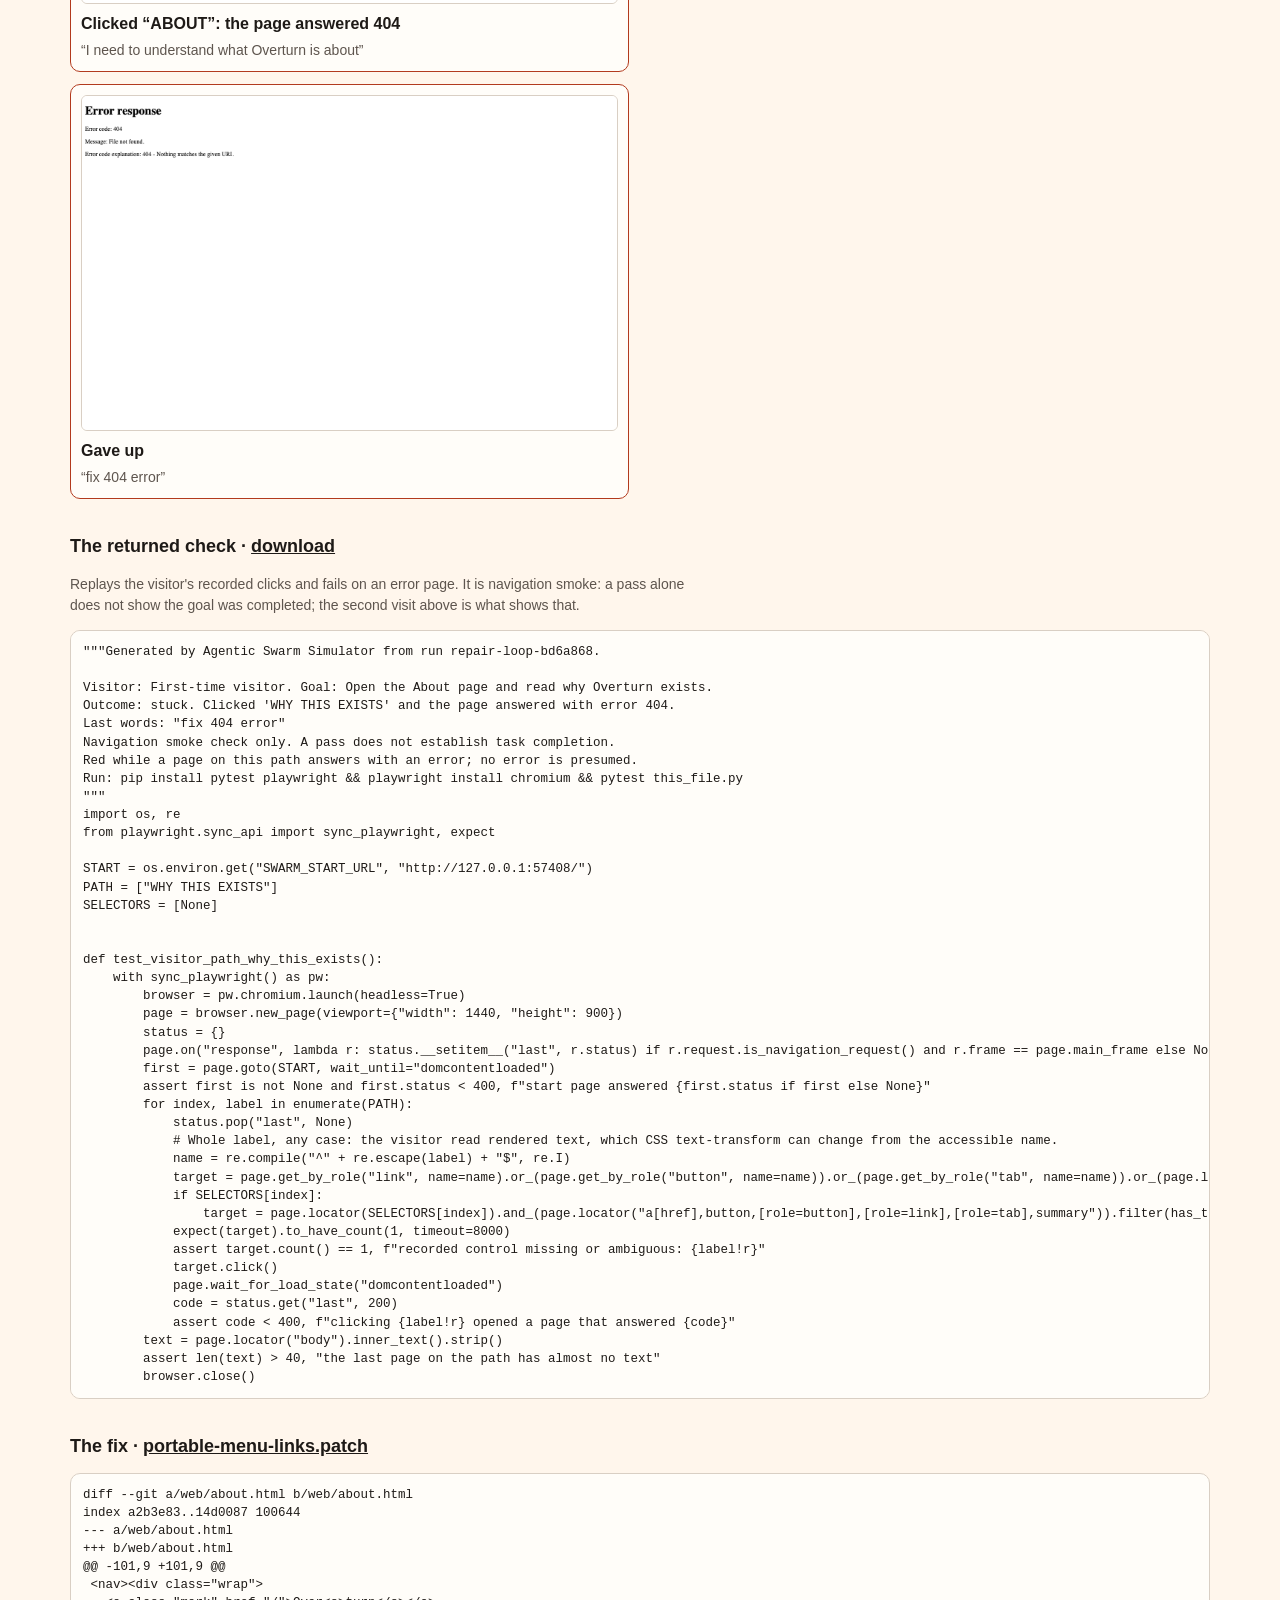
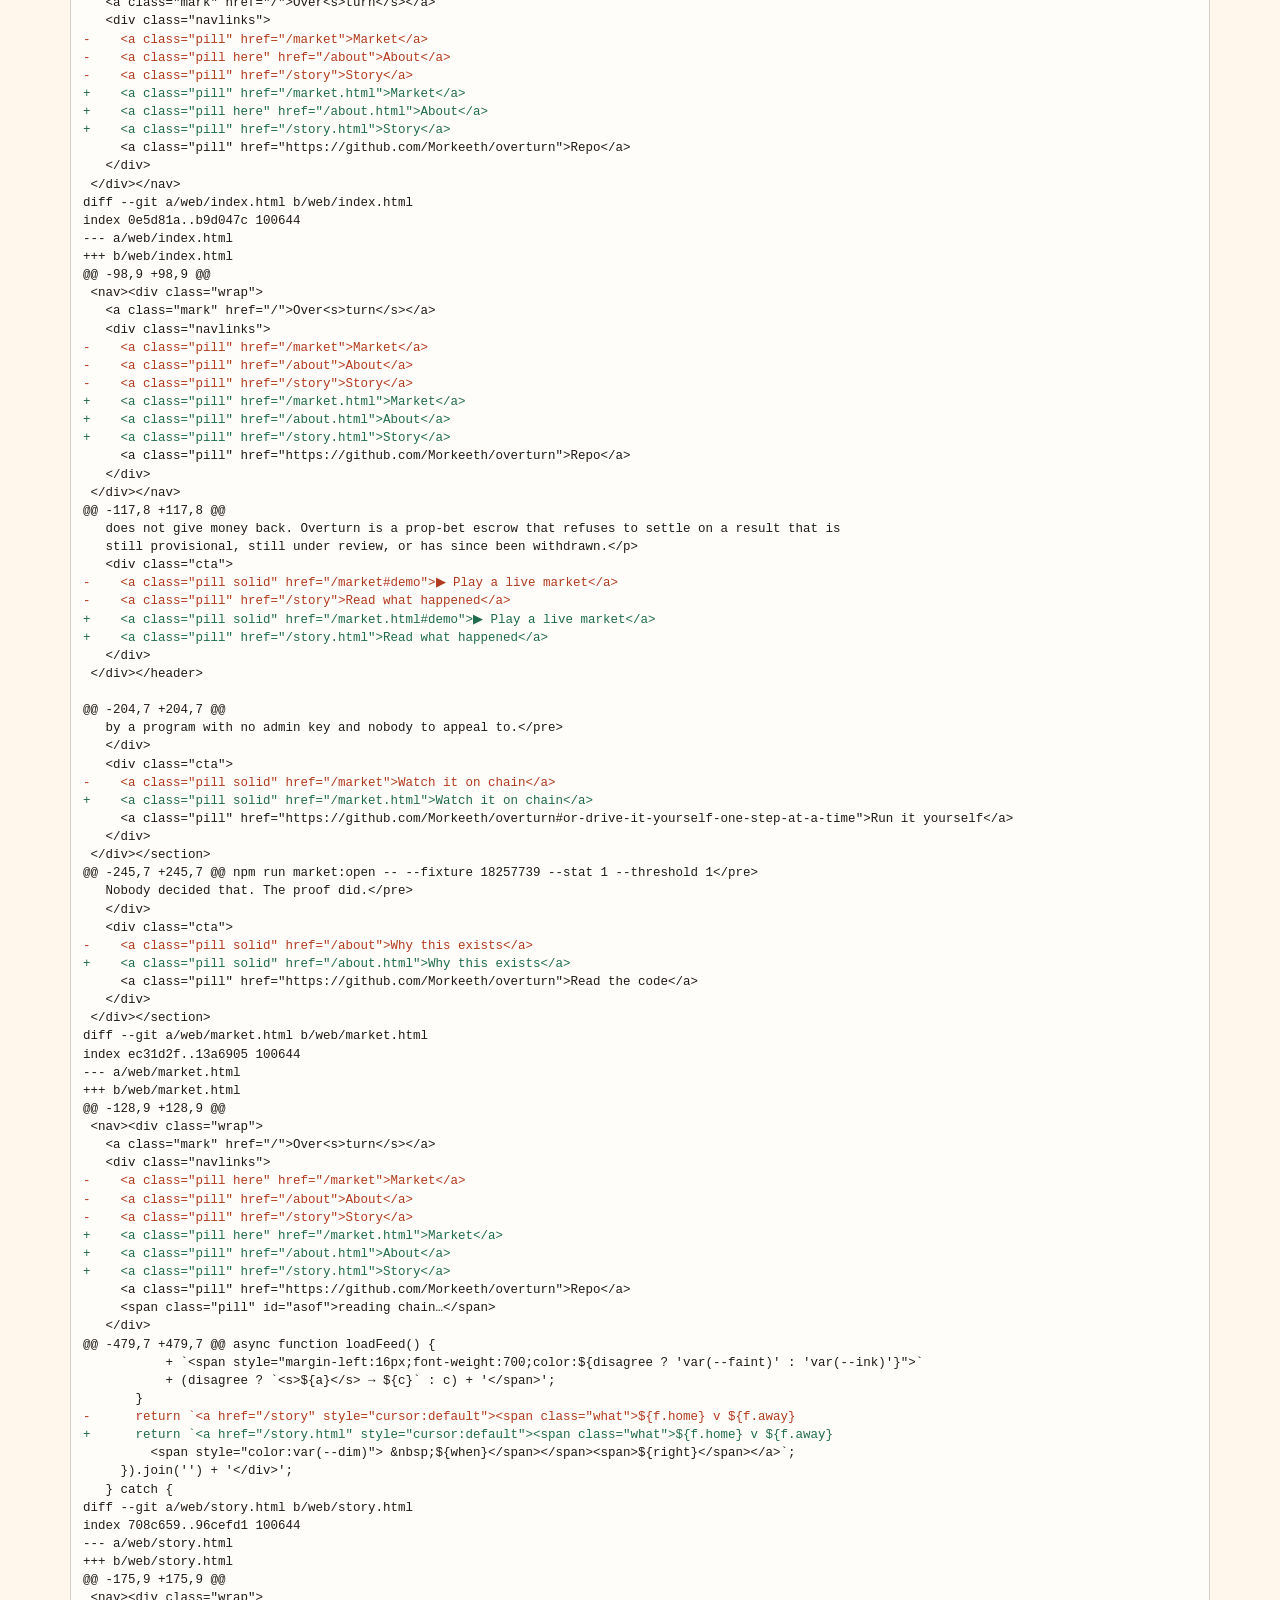
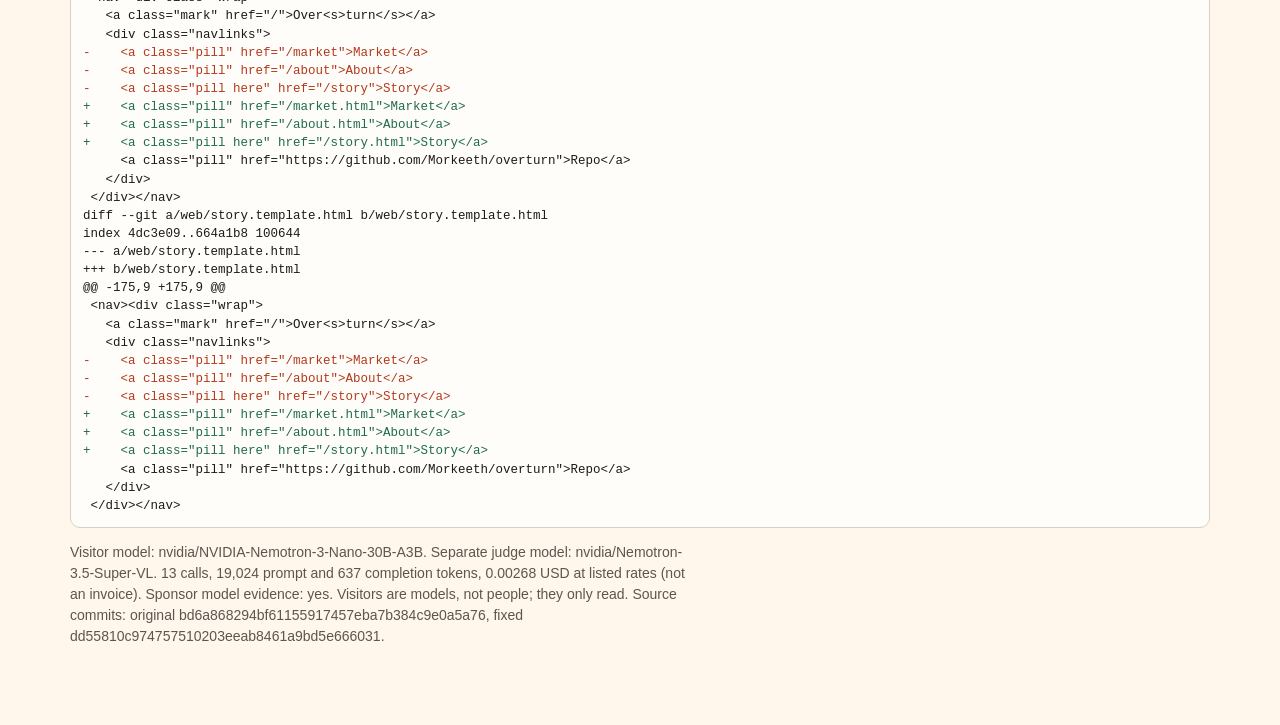
<file: examples/overturn-judged/REPAIR.html>
<!doctype html><html lang="en"><meta charset="utf-8"><meta name="viewport" content="width=device-width,initial-scale=1">
<title>Repair loop: Open the About page and read why Overturn exists</title>
<link rel="stylesheet" href="repair.css"><main>
<h1>Open the About page and read why Overturn exists</h1>
<p class="lede">A model visitor tried this on <a href="https://github.com/Morkeeth/overturn">Morkeeth/overturn</a>, served by a plain static host on loopback (no rewrites, no clean URLs). Clicked &#x27;WHY THIS EXISTS&#x27; and the page answered with error 404. The stopped path came back as a check, the fix was applied as its own commit, and the same goal was tried again.</p>
<div class="verdict"><b>Repaired: yes</b><span>Check on original <span class="chip bad">red: error page</span></span><span>Check with fix <span class="chip good">green</span></span></div>
<div class="cols"><section><h2>Original <code>bd6a868</code></h2><p class="out bad">Stuck</p><ol><li class="bad"><img src="visit-before/v-nemotron-nano-t1-51.png" alt="Screen at step 1" loading="lazy"><b>Clicked “WHY THIS EXISTS”: the page answered 404</b><q>I need to understand why Overturn exists</q></li><li class=""><img src="visit-before/v-nemotron-nano-t1-02.png" alt="Screen at step 2" loading="lazy"><b>Went back</b><q>I need to go back to the About page</q></li><li class="bad"><img src="visit-before/v-nemotron-nano-t1-53.png" alt="Screen at step 3" loading="lazy"><b>Clicked “ABOUT”: the page answered 404</b><q>I need to understand what Overturn is about</q></li><li class="bad"><img src="visit-before/v-nemotron-nano-t1-04.png" alt="Screen at step 4" loading="lazy"><b>Gave up</b><q>fix 404 error</q></li></ol></section><section><h2>With the fix <code>dd55810</code></h2><p class="out good">Reached the goal</p><ol><li class=""><img src="visit-after/v-nemotron-nano-t1-01.png" alt="Screen at step 1" loading="lazy"><b>Clicked “ABOUT”</b><q>I need to understand why Overturn exists</q></li><li class="good"><img src="visit-after/v-nemotron-nano-t1-02.png" alt="Screen at step 2" loading="lazy"><b>Read it here, and a second check of the screen agreed</b><q>Overturn is a prop-bet escrow on Solana that refuses to settle on a result that is still provisional, still under review, or has since been withdrawn. It exists because of 26 seconds on 14 July 2026, and because the fix </q></li></ol></section></div>
<h3>The returned check · <a href="test_returned_path.py" download>download</a></h3>
<p class="small">Replays the visitor's recorded clicks and fails on an error page. It is navigation smoke: a pass alone does not show the goal was completed; the second visit above is what shows that.</p>
<pre>&quot;&quot;&quot;Generated by Agentic Swarm Simulator from run repair-loop-bd6a868.

Visitor: First-time visitor. Goal: Open the About page and read why Overturn exists.
Outcome: stuck. Clicked &#x27;WHY THIS EXISTS&#x27; and the page answered with error 404.
Last words: &quot;fix 404 error&quot;
Navigation smoke check only. A pass does not establish task completion.
Red while a page on this path answers with an error; no error is presumed.
Run: pip install pytest playwright &amp;&amp; playwright install chromium &amp;&amp; pytest this_file.py
&quot;&quot;&quot;
import os, re
from playwright.sync_api import sync_playwright, expect

START = os.environ.get(&quot;SWARM_START_URL&quot;, &quot;http://127.0.0.1:57408/&quot;)
PATH = [&quot;WHY THIS EXISTS&quot;]
SELECTORS = [None]


def test_visitor_path_why_this_exists():
    with sync_playwright() as pw:
        browser = pw.chromium.launch(headless=True)
        page = browser.new_page(viewport={&quot;width&quot;: 1440, &quot;height&quot;: 900})
        status = {}
        page.on(&quot;response&quot;, lambda r: status.__setitem__(&quot;last&quot;, r.status) if r.request.is_navigation_request() and r.frame == page.main_frame else None)
        first = page.goto(START, wait_until=&quot;domcontentloaded&quot;)
        assert first is not None and first.status &lt; 400, f&quot;start page answered {first.status if first else None}&quot;
        for index, label in enumerate(PATH):
            status.pop(&quot;last&quot;, None)
            # Whole label, any case: the visitor read rendered text, which CSS text-transform can change from the accessible name.
            name = re.compile(&quot;^&quot; + re.escape(label) + &quot;$&quot;, re.I)
            target = page.get_by_role(&quot;link&quot;, name=name).or_(page.get_by_role(&quot;button&quot;, name=name)).or_(page.get_by_role(&quot;tab&quot;, name=name)).or_(page.locator(&quot;summary&quot;).filter(has_text=name))
            if SELECTORS[index]:
                target = page.locator(SELECTORS[index]).and_(page.locator(&quot;a[href],button,[role=button],[role=link],[role=tab],summary&quot;)).filter(has_text=name)
            expect(target).to_have_count(1, timeout=8000)
            assert target.count() == 1, f&quot;recorded control missing or ambiguous: {label!r}&quot;
            target.click()
            page.wait_for_load_state(&quot;domcontentloaded&quot;)
            code = status.get(&quot;last&quot;, 200)
            assert code &lt; 400, f&quot;clicking {label!r} opened a page that answered {code}&quot;
        text = page.locator(&quot;body&quot;).inner_text().strip()
        assert len(text) &gt; 40, &quot;the last page on the path has almost no text&quot;
        browser.close()
</pre>
<h3>The fix · <a href="portable-menu-links.patch" download>portable-menu-links.patch</a></h3><pre><span class="">diff --git a/web/about.html b/web/about.html</span>
<span class="">index a2b3e83..14d0087 100644</span>
<span class="">--- a/web/about.html</span>
<span class="">+++ b/web/about.html</span>
<span class="">@@ -101,9 +101,9 @@</span>
<span class=""> &lt;nav&gt;&lt;div class=&quot;wrap&quot;&gt;</span>
<span class="">   &lt;a class=&quot;mark&quot; href=&quot;/&quot;&gt;Over&lt;s&gt;turn&lt;/s&gt;&lt;/a&gt;</span>
<span class="">   &lt;div class=&quot;navlinks&quot;&gt;</span>
<span class="del">-    &lt;a class=&quot;pill&quot; href=&quot;/market&quot;&gt;Market&lt;/a&gt;</span>
<span class="del">-    &lt;a class=&quot;pill here&quot; href=&quot;/about&quot;&gt;About&lt;/a&gt;</span>
<span class="del">-    &lt;a class=&quot;pill&quot; href=&quot;/story&quot;&gt;Story&lt;/a&gt;</span>
<span class="add">+    &lt;a class=&quot;pill&quot; href=&quot;/market.html&quot;&gt;Market&lt;/a&gt;</span>
<span class="add">+    &lt;a class=&quot;pill here&quot; href=&quot;/about.html&quot;&gt;About&lt;/a&gt;</span>
<span class="add">+    &lt;a class=&quot;pill&quot; href=&quot;/story.html&quot;&gt;Story&lt;/a&gt;</span>
<span class="">     &lt;a class=&quot;pill&quot; href=&quot;https://github.com/Morkeeth/overturn&quot;&gt;Repo&lt;/a&gt;</span>
<span class="">   &lt;/div&gt;</span>
<span class=""> &lt;/div&gt;&lt;/nav&gt;</span>
<span class="">diff --git a/web/index.html b/web/index.html</span>
<span class="">index 0e5d81a..b9d047c 100644</span>
<span class="">--- a/web/index.html</span>
<span class="">+++ b/web/index.html</span>
<span class="">@@ -98,9 +98,9 @@</span>
<span class=""> &lt;nav&gt;&lt;div class=&quot;wrap&quot;&gt;</span>
<span class="">   &lt;a class=&quot;mark&quot; href=&quot;/&quot;&gt;Over&lt;s&gt;turn&lt;/s&gt;&lt;/a&gt;</span>
<span class="">   &lt;div class=&quot;navlinks&quot;&gt;</span>
<span class="del">-    &lt;a class=&quot;pill&quot; href=&quot;/market&quot;&gt;Market&lt;/a&gt;</span>
<span class="del">-    &lt;a class=&quot;pill&quot; href=&quot;/about&quot;&gt;About&lt;/a&gt;</span>
<span class="del">-    &lt;a class=&quot;pill&quot; href=&quot;/story&quot;&gt;Story&lt;/a&gt;</span>
<span class="add">+    &lt;a class=&quot;pill&quot; href=&quot;/market.html&quot;&gt;Market&lt;/a&gt;</span>
<span class="add">+    &lt;a class=&quot;pill&quot; href=&quot;/about.html&quot;&gt;About&lt;/a&gt;</span>
<span class="add">+    &lt;a class=&quot;pill&quot; href=&quot;/story.html&quot;&gt;Story&lt;/a&gt;</span>
<span class="">     &lt;a class=&quot;pill&quot; href=&quot;https://github.com/Morkeeth/overturn&quot;&gt;Repo&lt;/a&gt;</span>
<span class="">   &lt;/div&gt;</span>
<span class=""> &lt;/div&gt;&lt;/nav&gt;</span>
<span class="">@@ -117,8 +117,8 @@</span>
<span class="">   does not give money back. Overturn is a prop-bet escrow that refuses to settle on a result that is</span>
<span class="">   still provisional, still under review, or has since been withdrawn.&lt;/p&gt;</span>
<span class="">   &lt;div class=&quot;cta&quot;&gt;</span>
<span class="del">-    &lt;a class=&quot;pill solid&quot; href=&quot;/market#demo&quot;&gt;▶ Play a live market&lt;/a&gt;</span>
<span class="del">-    &lt;a class=&quot;pill&quot; href=&quot;/story&quot;&gt;Read what happened&lt;/a&gt;</span>
<span class="add">+    &lt;a class=&quot;pill solid&quot; href=&quot;/market.html#demo&quot;&gt;▶ Play a live market&lt;/a&gt;</span>
<span class="add">+    &lt;a class=&quot;pill&quot; href=&quot;/story.html&quot;&gt;Read what happened&lt;/a&gt;</span>
<span class="">   &lt;/div&gt;</span>
<span class=""> &lt;/div&gt;&lt;/header&gt;</span>
<span class=""> </span>
<span class="">@@ -204,7 +204,7 @@</span>
<span class="">   by a program with no admin key and nobody to appeal to.&lt;/pre&gt;</span>
<span class="">   &lt;/div&gt;</span>
<span class="">   &lt;div class=&quot;cta&quot;&gt;</span>
<span class="del">-    &lt;a class=&quot;pill solid&quot; href=&quot;/market&quot;&gt;Watch it on chain&lt;/a&gt;</span>
<span class="add">+    &lt;a class=&quot;pill solid&quot; href=&quot;/market.html&quot;&gt;Watch it on chain&lt;/a&gt;</span>
<span class="">     &lt;a class=&quot;pill&quot; href=&quot;https://github.com/Morkeeth/overturn#or-drive-it-yourself-one-step-at-a-time&quot;&gt;Run it yourself&lt;/a&gt;</span>
<span class="">   &lt;/div&gt;</span>
<span class=""> &lt;/div&gt;&lt;/section&gt;</span>
<span class="">@@ -245,7 +245,7 @@ npm run market:open -- --fixture 18257739 --stat 1 --threshold 1&lt;/pre&gt;</span>
<span class="">   Nobody decided that. The proof did.&lt;/pre&gt;</span>
<span class="">   &lt;/div&gt;</span>
<span class="">   &lt;div class=&quot;cta&quot;&gt;</span>
<span class="del">-    &lt;a class=&quot;pill solid&quot; href=&quot;/about&quot;&gt;Why this exists&lt;/a&gt;</span>
<span class="add">+    &lt;a class=&quot;pill solid&quot; href=&quot;/about.html&quot;&gt;Why this exists&lt;/a&gt;</span>
<span class="">     &lt;a class=&quot;pill&quot; href=&quot;https://github.com/Morkeeth/overturn&quot;&gt;Read the code&lt;/a&gt;</span>
<span class="">   &lt;/div&gt;</span>
<span class=""> &lt;/div&gt;&lt;/section&gt;</span>
<span class="">diff --git a/web/market.html b/web/market.html</span>
<span class="">index ec31d2f..13a6905 100644</span>
<span class="">--- a/web/market.html</span>
<span class="">+++ b/web/market.html</span>
<span class="">@@ -128,9 +128,9 @@</span>
<span class=""> &lt;nav&gt;&lt;div class=&quot;wrap&quot;&gt;</span>
<span class="">   &lt;a class=&quot;mark&quot; href=&quot;/&quot;&gt;Over&lt;s&gt;turn&lt;/s&gt;&lt;/a&gt;</span>
<span class="">   &lt;div class=&quot;navlinks&quot;&gt;</span>
<span class="del">-    &lt;a class=&quot;pill here&quot; href=&quot;/market&quot;&gt;Market&lt;/a&gt;</span>
<span class="del">-    &lt;a class=&quot;pill&quot; href=&quot;/about&quot;&gt;About&lt;/a&gt;</span>
<span class="del">-    &lt;a class=&quot;pill&quot; href=&quot;/story&quot;&gt;Story&lt;/a&gt;</span>
<span class="add">+    &lt;a class=&quot;pill here&quot; href=&quot;/market.html&quot;&gt;Market&lt;/a&gt;</span>
<span class="add">+    &lt;a class=&quot;pill&quot; href=&quot;/about.html&quot;&gt;About&lt;/a&gt;</span>
<span class="add">+    &lt;a class=&quot;pill&quot; href=&quot;/story.html&quot;&gt;Story&lt;/a&gt;</span>
<span class="">     &lt;a class=&quot;pill&quot; href=&quot;https://github.com/Morkeeth/overturn&quot;&gt;Repo&lt;/a&gt;</span>
<span class="">     &lt;span class=&quot;pill&quot; id=&quot;asof&quot;&gt;reading chain…&lt;/span&gt;</span>
<span class="">   &lt;/div&gt;</span>
<span class="">@@ -479,7 +479,7 @@ async function loadFeed() {</span>
<span class="">           + `&lt;span style=&quot;margin-left:16px;font-weight:700;color:${disagree ? &#x27;var(--faint)&#x27; : &#x27;var(--ink)&#x27;}&quot;&gt;`</span>
<span class="">           + (disagree ? `&lt;s&gt;${a}&lt;/s&gt; → ${c}` : c) + &#x27;&lt;/span&gt;&#x27;;</span>
<span class="">       }</span>
<span class="del">-      return `&lt;a href=&quot;/story&quot; style=&quot;cursor:default&quot;&gt;&lt;span class=&quot;what&quot;&gt;${f.home} v ${f.away}</span>
<span class="add">+      return `&lt;a href=&quot;/story.html&quot; style=&quot;cursor:default&quot;&gt;&lt;span class=&quot;what&quot;&gt;${f.home} v ${f.away}</span>
<span class="">         &lt;span style=&quot;color:var(--dim)&quot;&gt; &amp;nbsp;${when}&lt;/span&gt;&lt;/span&gt;&lt;span&gt;${right}&lt;/span&gt;&lt;/a&gt;`;</span>
<span class="">     }).join(&#x27;&#x27;) + &#x27;&lt;/div&gt;&#x27;;</span>
<span class="">   } catch {</span>
<span class="">diff --git a/web/story.html b/web/story.html</span>
<span class="">index 708c659..96cefd1 100644</span>
<span class="">--- a/web/story.html</span>
<span class="">+++ b/web/story.html</span>
<span class="">@@ -175,9 +175,9 @@</span>
<span class=""> &lt;nav&gt;&lt;div class=&quot;wrap&quot;&gt;</span>
<span class="">   &lt;a class=&quot;mark&quot; href=&quot;/&quot;&gt;Over&lt;s&gt;turn&lt;/s&gt;&lt;/a&gt;</span>
<span class="">   &lt;div class=&quot;navlinks&quot;&gt;</span>
<span class="del">-    &lt;a class=&quot;pill&quot; href=&quot;/market&quot;&gt;Market&lt;/a&gt;</span>
<span class="del">-    &lt;a class=&quot;pill&quot; href=&quot;/about&quot;&gt;About&lt;/a&gt;</span>
<span class="del">-    &lt;a class=&quot;pill here&quot; href=&quot;/story&quot;&gt;Story&lt;/a&gt;</span>
<span class="add">+    &lt;a class=&quot;pill&quot; href=&quot;/market.html&quot;&gt;Market&lt;/a&gt;</span>
<span class="add">+    &lt;a class=&quot;pill&quot; href=&quot;/about.html&quot;&gt;About&lt;/a&gt;</span>
<span class="add">+    &lt;a class=&quot;pill here&quot; href=&quot;/story.html&quot;&gt;Story&lt;/a&gt;</span>
<span class="">     &lt;a class=&quot;pill&quot; href=&quot;https://github.com/Morkeeth/overturn&quot;&gt;Repo&lt;/a&gt;</span>
<span class="">   &lt;/div&gt;</span>
<span class=""> &lt;/div&gt;&lt;/nav&gt;</span>
<span class="">diff --git a/web/story.template.html b/web/story.template.html</span>
<span class="">index 4dc3e09..664a1b8 100644</span>
<span class="">--- a/web/story.template.html</span>
<span class="">+++ b/web/story.template.html</span>
<span class="">@@ -175,9 +175,9 @@</span>
<span class=""> &lt;nav&gt;&lt;div class=&quot;wrap&quot;&gt;</span>
<span class="">   &lt;a class=&quot;mark&quot; href=&quot;/&quot;&gt;Over&lt;s&gt;turn&lt;/s&gt;&lt;/a&gt;</span>
<span class="">   &lt;div class=&quot;navlinks&quot;&gt;</span>
<span class="del">-    &lt;a class=&quot;pill&quot; href=&quot;/market&quot;&gt;Market&lt;/a&gt;</span>
<span class="del">-    &lt;a class=&quot;pill&quot; href=&quot;/about&quot;&gt;About&lt;/a&gt;</span>
<span class="del">-    &lt;a class=&quot;pill here&quot; href=&quot;/story&quot;&gt;Story&lt;/a&gt;</span>
<span class="add">+    &lt;a class=&quot;pill&quot; href=&quot;/market.html&quot;&gt;Market&lt;/a&gt;</span>
<span class="add">+    &lt;a class=&quot;pill&quot; href=&quot;/about.html&quot;&gt;About&lt;/a&gt;</span>
<span class="add">+    &lt;a class=&quot;pill here&quot; href=&quot;/story.html&quot;&gt;Story&lt;/a&gt;</span>
<span class="">     &lt;a class=&quot;pill&quot; href=&quot;https://github.com/Morkeeth/overturn&quot;&gt;Repo&lt;/a&gt;</span>
<span class="">   &lt;/div&gt;</span>
<span class=""> &lt;/div&gt;&lt;/nav&gt;</span>
</pre>
<p class="small">Visitor model: nvidia/NVIDIA-Nemotron-3-Nano-30B-A3B. Separate judge model: nvidia/Nemotron-3.5-Super-VL. 13 calls, 19,024 prompt and 637 completion tokens, 0.00268 USD at listed rates (not an invoice). Sponsor model evidence: yes. Visitors are models, not people; they only read. Source commits: original bd6a868294bf61155917457eba7b384c9e0a5a76, fixed dd55810c974757510203eeab8461a9bd5e666031.</p>
</main></html>
</file>
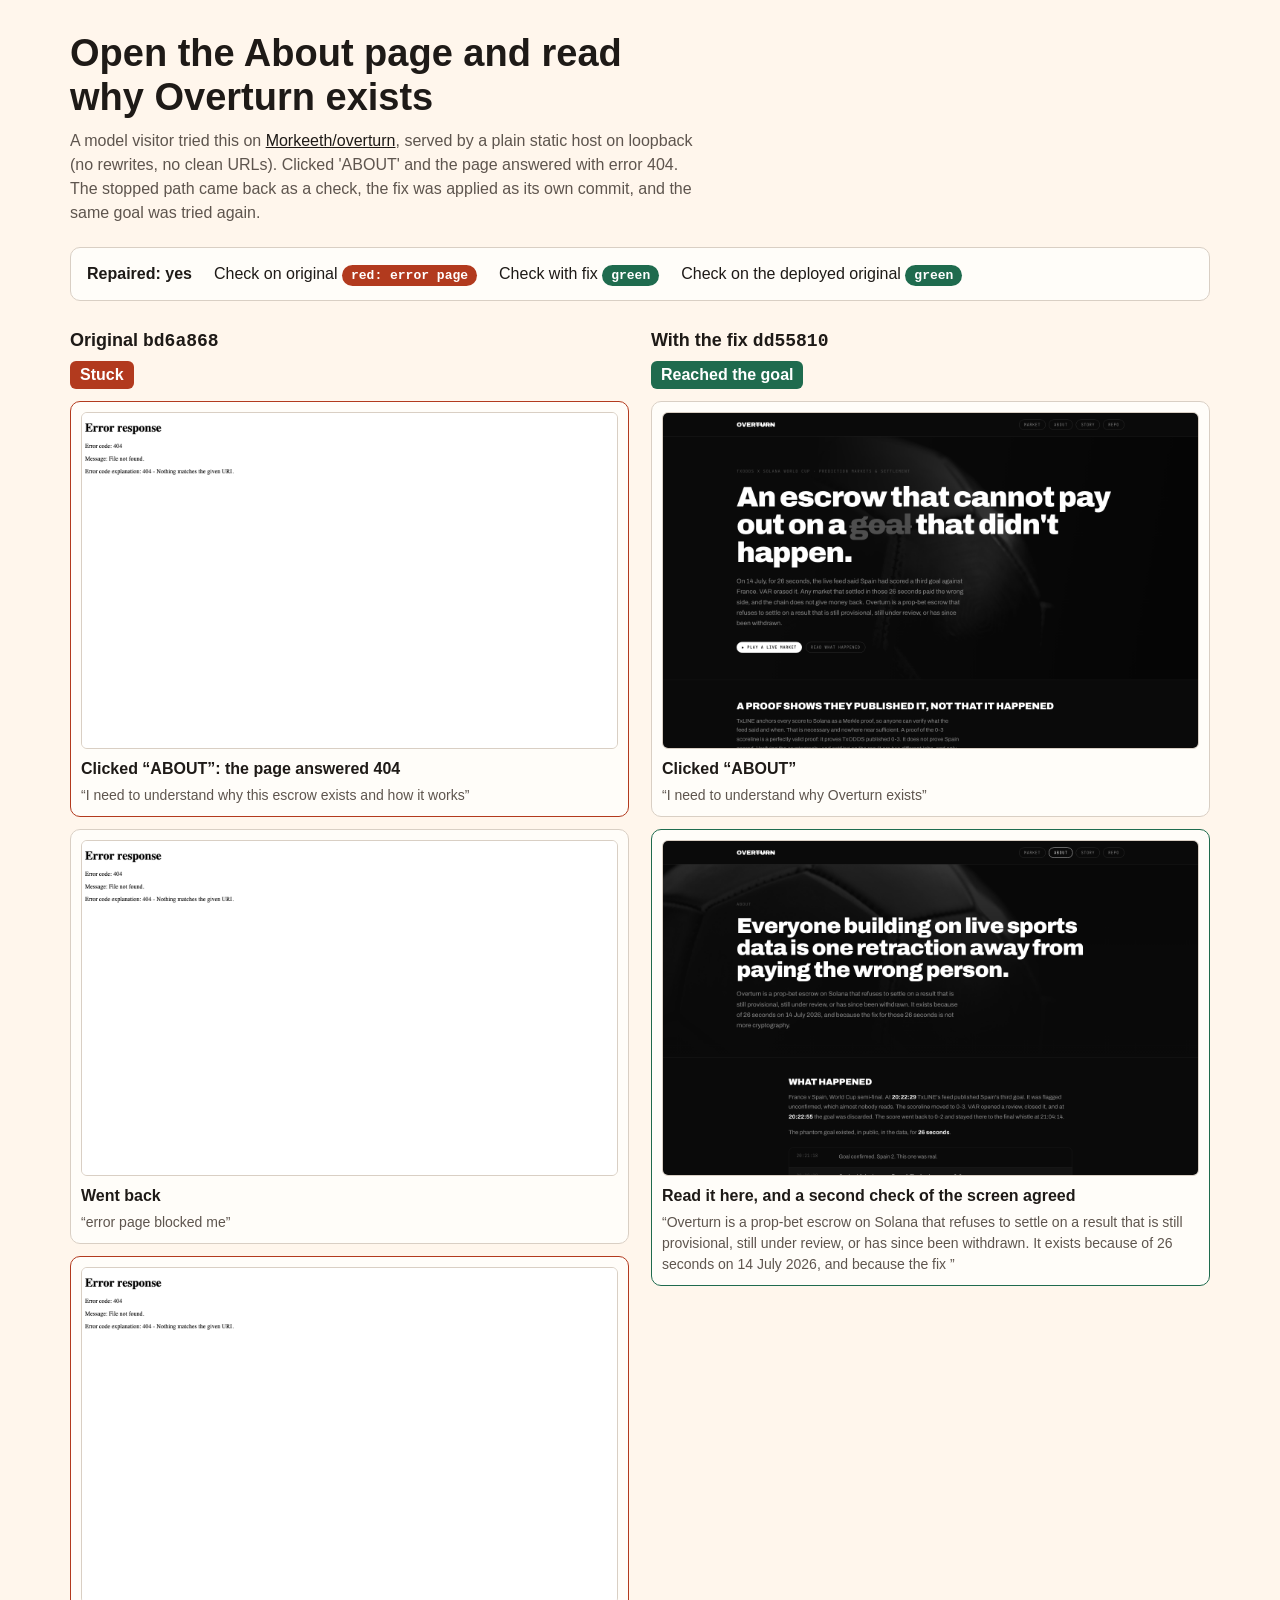
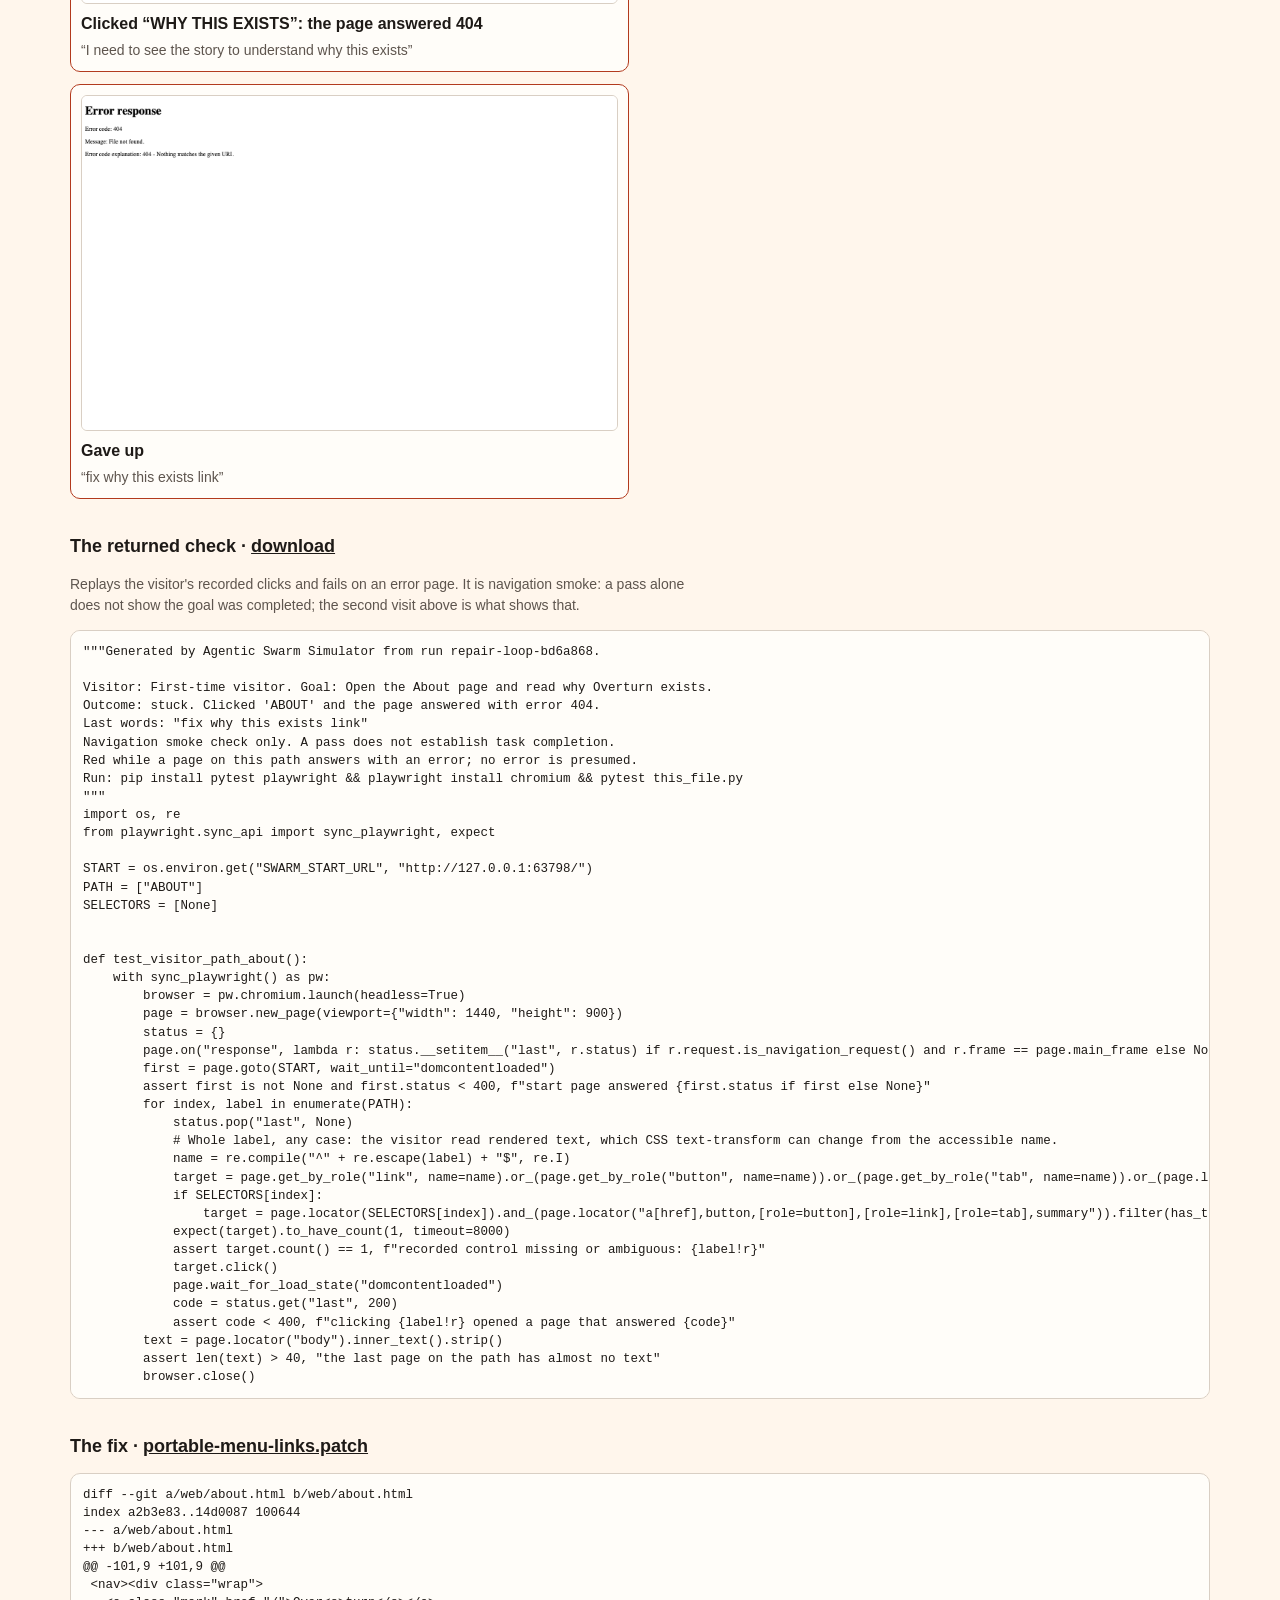
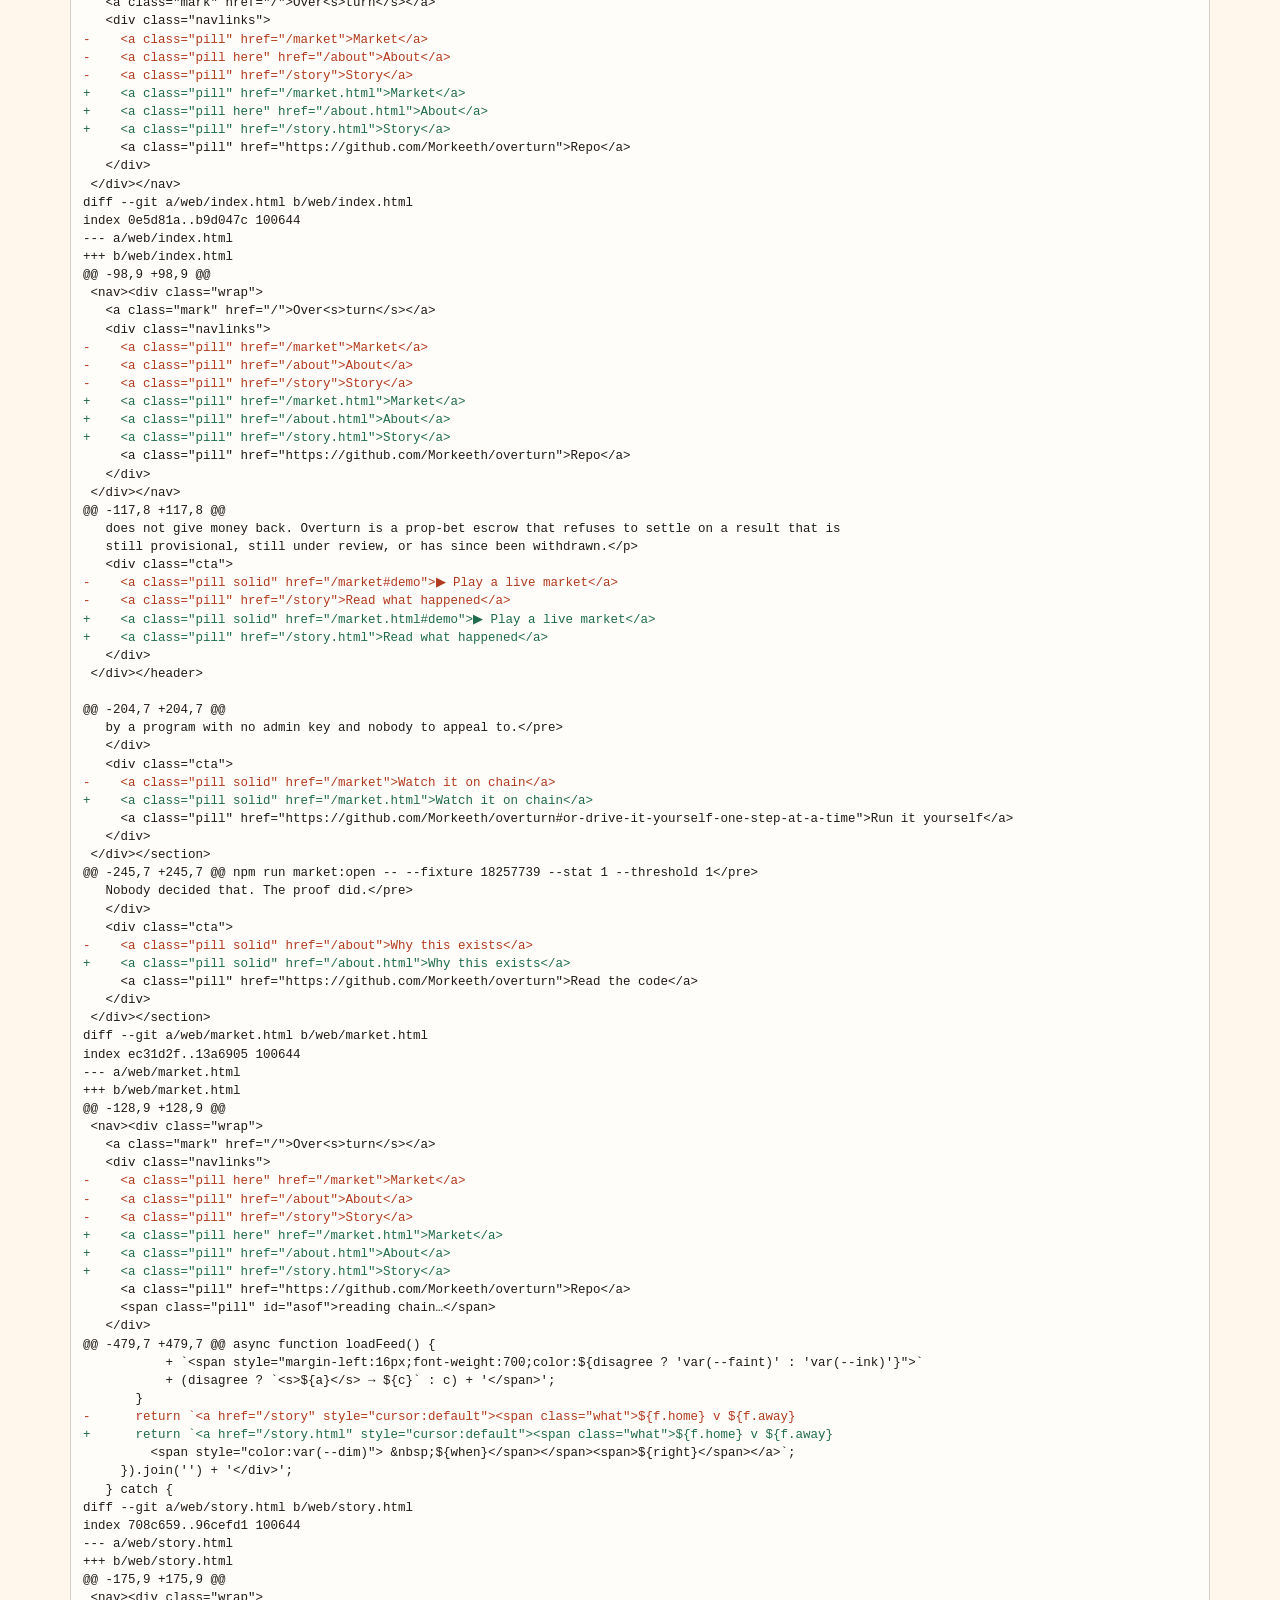
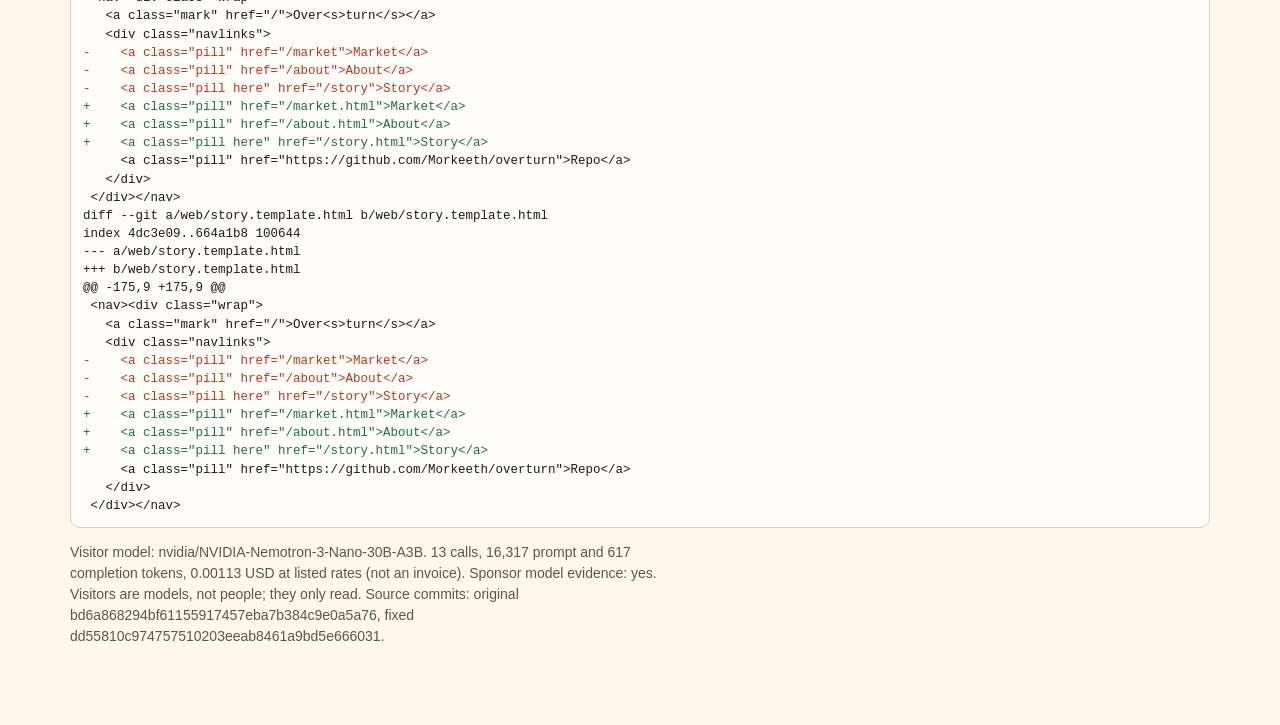
<file: examples/overturn/REPAIR.html>
<!doctype html><html lang="en"><meta charset="utf-8"><meta name="viewport" content="width=device-width,initial-scale=1">
<title>Repair loop: Open the About page and read why Overturn exists</title>
<link rel="stylesheet" href="repair.css"><main>
<h1>Open the About page and read why Overturn exists</h1>
<p class="lede">A model visitor tried this on <a href="https://github.com/Morkeeth/overturn">Morkeeth/overturn</a>, served by a plain static host on loopback (no rewrites, no clean URLs). Clicked &#x27;ABOUT&#x27; and the page answered with error 404. The stopped path came back as a check, the fix was applied as its own commit, and the same goal was tried again.</p>
<div class="verdict"><b>Repaired: yes</b><span>Check on original <span class="chip bad">red: error page</span></span><span>Check with fix <span class="chip good">green</span></span><span>Check on the deployed original <span class="chip good">green</span></span></div>
<div class="cols"><section><h2>Original <code>bd6a868</code></h2><p class="out bad">Stuck</p><ol><li class="bad"><img src="visit-before/v-nemotron-nano-t1-51.png" alt="Screen at step 1" loading="lazy"><b>Clicked “ABOUT”: the page answered 404</b><q>I need to understand why this escrow exists and how it works</q></li><li class=""><img src="visit-before/v-nemotron-nano-t1-02.png" alt="Screen at step 2" loading="lazy"><b>Went back</b><q>error page blocked me</q></li><li class="bad"><img src="visit-before/v-nemotron-nano-t1-53.png" alt="Screen at step 3" loading="lazy"><b>Clicked “WHY THIS EXISTS”: the page answered 404</b><q>I need to see the story to understand why this exists</q></li><li class="bad"><img src="visit-before/v-nemotron-nano-t1-04.png" alt="Screen at step 4" loading="lazy"><b>Gave up</b><q>fix why this exists link</q></li></ol></section><section><h2>With the fix <code>dd55810</code></h2><p class="out good">Reached the goal</p><ol><li class=""><img src="visit-after/v-nemotron-nano-t1-01.png" alt="Screen at step 1" loading="lazy"><b>Clicked “ABOUT”</b><q>I need to understand why Overturn exists</q></li><li class="good"><img src="visit-after/v-nemotron-nano-t1-02.png" alt="Screen at step 2" loading="lazy"><b>Read it here, and a second check of the screen agreed</b><q>Overturn is a prop-bet escrow on Solana that refuses to settle on a result that is still provisional, still under review, or has since been withdrawn. It exists because of 26 seconds on 14 July 2026, and because the fix </q></li></ol></section></div>
<h3>The returned check · <a href="test_returned_path.py" download>download</a></h3>
<p class="small">Replays the visitor's recorded clicks and fails on an error page. It is navigation smoke: a pass alone does not show the goal was completed; the second visit above is what shows that.</p>
<pre>&quot;&quot;&quot;Generated by Agentic Swarm Simulator from run repair-loop-bd6a868.

Visitor: First-time visitor. Goal: Open the About page and read why Overturn exists.
Outcome: stuck. Clicked &#x27;ABOUT&#x27; and the page answered with error 404.
Last words: &quot;fix why this exists link&quot;
Navigation smoke check only. A pass does not establish task completion.
Red while a page on this path answers with an error; no error is presumed.
Run: pip install pytest playwright &amp;&amp; playwright install chromium &amp;&amp; pytest this_file.py
&quot;&quot;&quot;
import os, re
from playwright.sync_api import sync_playwright, expect

START = os.environ.get(&quot;SWARM_START_URL&quot;, &quot;http://127.0.0.1:63798/&quot;)
PATH = [&quot;ABOUT&quot;]
SELECTORS = [None]


def test_visitor_path_about():
    with sync_playwright() as pw:
        browser = pw.chromium.launch(headless=True)
        page = browser.new_page(viewport={&quot;width&quot;: 1440, &quot;height&quot;: 900})
        status = {}
        page.on(&quot;response&quot;, lambda r: status.__setitem__(&quot;last&quot;, r.status) if r.request.is_navigation_request() and r.frame == page.main_frame else None)
        first = page.goto(START, wait_until=&quot;domcontentloaded&quot;)
        assert first is not None and first.status &lt; 400, f&quot;start page answered {first.status if first else None}&quot;
        for index, label in enumerate(PATH):
            status.pop(&quot;last&quot;, None)
            # Whole label, any case: the visitor read rendered text, which CSS text-transform can change from the accessible name.
            name = re.compile(&quot;^&quot; + re.escape(label) + &quot;$&quot;, re.I)
            target = page.get_by_role(&quot;link&quot;, name=name).or_(page.get_by_role(&quot;button&quot;, name=name)).or_(page.get_by_role(&quot;tab&quot;, name=name)).or_(page.locator(&quot;summary&quot;).filter(has_text=name))
            if SELECTORS[index]:
                target = page.locator(SELECTORS[index]).and_(page.locator(&quot;a[href],button,[role=button],[role=link],[role=tab],summary&quot;)).filter(has_text=name)
            expect(target).to_have_count(1, timeout=8000)
            assert target.count() == 1, f&quot;recorded control missing or ambiguous: {label!r}&quot;
            target.click()
            page.wait_for_load_state(&quot;domcontentloaded&quot;)
            code = status.get(&quot;last&quot;, 200)
            assert code &lt; 400, f&quot;clicking {label!r} opened a page that answered {code}&quot;
        text = page.locator(&quot;body&quot;).inner_text().strip()
        assert len(text) &gt; 40, &quot;the last page on the path has almost no text&quot;
        browser.close()
</pre>
<h3>The fix · <a href="portable-menu-links.patch" download>portable-menu-links.patch</a></h3><pre><span class="">diff --git a/web/about.html b/web/about.html</span>
<span class="">index a2b3e83..14d0087 100644</span>
<span class="">--- a/web/about.html</span>
<span class="">+++ b/web/about.html</span>
<span class="">@@ -101,9 +101,9 @@</span>
<span class=""> &lt;nav&gt;&lt;div class=&quot;wrap&quot;&gt;</span>
<span class="">   &lt;a class=&quot;mark&quot; href=&quot;/&quot;&gt;Over&lt;s&gt;turn&lt;/s&gt;&lt;/a&gt;</span>
<span class="">   &lt;div class=&quot;navlinks&quot;&gt;</span>
<span class="del">-    &lt;a class=&quot;pill&quot; href=&quot;/market&quot;&gt;Market&lt;/a&gt;</span>
<span class="del">-    &lt;a class=&quot;pill here&quot; href=&quot;/about&quot;&gt;About&lt;/a&gt;</span>
<span class="del">-    &lt;a class=&quot;pill&quot; href=&quot;/story&quot;&gt;Story&lt;/a&gt;</span>
<span class="add">+    &lt;a class=&quot;pill&quot; href=&quot;/market.html&quot;&gt;Market&lt;/a&gt;</span>
<span class="add">+    &lt;a class=&quot;pill here&quot; href=&quot;/about.html&quot;&gt;About&lt;/a&gt;</span>
<span class="add">+    &lt;a class=&quot;pill&quot; href=&quot;/story.html&quot;&gt;Story&lt;/a&gt;</span>
<span class="">     &lt;a class=&quot;pill&quot; href=&quot;https://github.com/Morkeeth/overturn&quot;&gt;Repo&lt;/a&gt;</span>
<span class="">   &lt;/div&gt;</span>
<span class=""> &lt;/div&gt;&lt;/nav&gt;</span>
<span class="">diff --git a/web/index.html b/web/index.html</span>
<span class="">index 0e5d81a..b9d047c 100644</span>
<span class="">--- a/web/index.html</span>
<span class="">+++ b/web/index.html</span>
<span class="">@@ -98,9 +98,9 @@</span>
<span class=""> &lt;nav&gt;&lt;div class=&quot;wrap&quot;&gt;</span>
<span class="">   &lt;a class=&quot;mark&quot; href=&quot;/&quot;&gt;Over&lt;s&gt;turn&lt;/s&gt;&lt;/a&gt;</span>
<span class="">   &lt;div class=&quot;navlinks&quot;&gt;</span>
<span class="del">-    &lt;a class=&quot;pill&quot; href=&quot;/market&quot;&gt;Market&lt;/a&gt;</span>
<span class="del">-    &lt;a class=&quot;pill&quot; href=&quot;/about&quot;&gt;About&lt;/a&gt;</span>
<span class="del">-    &lt;a class=&quot;pill&quot; href=&quot;/story&quot;&gt;Story&lt;/a&gt;</span>
<span class="add">+    &lt;a class=&quot;pill&quot; href=&quot;/market.html&quot;&gt;Market&lt;/a&gt;</span>
<span class="add">+    &lt;a class=&quot;pill&quot; href=&quot;/about.html&quot;&gt;About&lt;/a&gt;</span>
<span class="add">+    &lt;a class=&quot;pill&quot; href=&quot;/story.html&quot;&gt;Story&lt;/a&gt;</span>
<span class="">     &lt;a class=&quot;pill&quot; href=&quot;https://github.com/Morkeeth/overturn&quot;&gt;Repo&lt;/a&gt;</span>
<span class="">   &lt;/div&gt;</span>
<span class=""> &lt;/div&gt;&lt;/nav&gt;</span>
<span class="">@@ -117,8 +117,8 @@</span>
<span class="">   does not give money back. Overturn is a prop-bet escrow that refuses to settle on a result that is</span>
<span class="">   still provisional, still under review, or has since been withdrawn.&lt;/p&gt;</span>
<span class="">   &lt;div class=&quot;cta&quot;&gt;</span>
<span class="del">-    &lt;a class=&quot;pill solid&quot; href=&quot;/market#demo&quot;&gt;▶ Play a live market&lt;/a&gt;</span>
<span class="del">-    &lt;a class=&quot;pill&quot; href=&quot;/story&quot;&gt;Read what happened&lt;/a&gt;</span>
<span class="add">+    &lt;a class=&quot;pill solid&quot; href=&quot;/market.html#demo&quot;&gt;▶ Play a live market&lt;/a&gt;</span>
<span class="add">+    &lt;a class=&quot;pill&quot; href=&quot;/story.html&quot;&gt;Read what happened&lt;/a&gt;</span>
<span class="">   &lt;/div&gt;</span>
<span class=""> &lt;/div&gt;&lt;/header&gt;</span>
<span class=""> </span>
<span class="">@@ -204,7 +204,7 @@</span>
<span class="">   by a program with no admin key and nobody to appeal to.&lt;/pre&gt;</span>
<span class="">   &lt;/div&gt;</span>
<span class="">   &lt;div class=&quot;cta&quot;&gt;</span>
<span class="del">-    &lt;a class=&quot;pill solid&quot; href=&quot;/market&quot;&gt;Watch it on chain&lt;/a&gt;</span>
<span class="add">+    &lt;a class=&quot;pill solid&quot; href=&quot;/market.html&quot;&gt;Watch it on chain&lt;/a&gt;</span>
<span class="">     &lt;a class=&quot;pill&quot; href=&quot;https://github.com/Morkeeth/overturn#or-drive-it-yourself-one-step-at-a-time&quot;&gt;Run it yourself&lt;/a&gt;</span>
<span class="">   &lt;/div&gt;</span>
<span class=""> &lt;/div&gt;&lt;/section&gt;</span>
<span class="">@@ -245,7 +245,7 @@ npm run market:open -- --fixture 18257739 --stat 1 --threshold 1&lt;/pre&gt;</span>
<span class="">   Nobody decided that. The proof did.&lt;/pre&gt;</span>
<span class="">   &lt;/div&gt;</span>
<span class="">   &lt;div class=&quot;cta&quot;&gt;</span>
<span class="del">-    &lt;a class=&quot;pill solid&quot; href=&quot;/about&quot;&gt;Why this exists&lt;/a&gt;</span>
<span class="add">+    &lt;a class=&quot;pill solid&quot; href=&quot;/about.html&quot;&gt;Why this exists&lt;/a&gt;</span>
<span class="">     &lt;a class=&quot;pill&quot; href=&quot;https://github.com/Morkeeth/overturn&quot;&gt;Read the code&lt;/a&gt;</span>
<span class="">   &lt;/div&gt;</span>
<span class=""> &lt;/div&gt;&lt;/section&gt;</span>
<span class="">diff --git a/web/market.html b/web/market.html</span>
<span class="">index ec31d2f..13a6905 100644</span>
<span class="">--- a/web/market.html</span>
<span class="">+++ b/web/market.html</span>
<span class="">@@ -128,9 +128,9 @@</span>
<span class=""> &lt;nav&gt;&lt;div class=&quot;wrap&quot;&gt;</span>
<span class="">   &lt;a class=&quot;mark&quot; href=&quot;/&quot;&gt;Over&lt;s&gt;turn&lt;/s&gt;&lt;/a&gt;</span>
<span class="">   &lt;div class=&quot;navlinks&quot;&gt;</span>
<span class="del">-    &lt;a class=&quot;pill here&quot; href=&quot;/market&quot;&gt;Market&lt;/a&gt;</span>
<span class="del">-    &lt;a class=&quot;pill&quot; href=&quot;/about&quot;&gt;About&lt;/a&gt;</span>
<span class="del">-    &lt;a class=&quot;pill&quot; href=&quot;/story&quot;&gt;Story&lt;/a&gt;</span>
<span class="add">+    &lt;a class=&quot;pill here&quot; href=&quot;/market.html&quot;&gt;Market&lt;/a&gt;</span>
<span class="add">+    &lt;a class=&quot;pill&quot; href=&quot;/about.html&quot;&gt;About&lt;/a&gt;</span>
<span class="add">+    &lt;a class=&quot;pill&quot; href=&quot;/story.html&quot;&gt;Story&lt;/a&gt;</span>
<span class="">     &lt;a class=&quot;pill&quot; href=&quot;https://github.com/Morkeeth/overturn&quot;&gt;Repo&lt;/a&gt;</span>
<span class="">     &lt;span class=&quot;pill&quot; id=&quot;asof&quot;&gt;reading chain…&lt;/span&gt;</span>
<span class="">   &lt;/div&gt;</span>
<span class="">@@ -479,7 +479,7 @@ async function loadFeed() {</span>
<span class="">           + `&lt;span style=&quot;margin-left:16px;font-weight:700;color:${disagree ? &#x27;var(--faint)&#x27; : &#x27;var(--ink)&#x27;}&quot;&gt;`</span>
<span class="">           + (disagree ? `&lt;s&gt;${a}&lt;/s&gt; → ${c}` : c) + &#x27;&lt;/span&gt;&#x27;;</span>
<span class="">       }</span>
<span class="del">-      return `&lt;a href=&quot;/story&quot; style=&quot;cursor:default&quot;&gt;&lt;span class=&quot;what&quot;&gt;${f.home} v ${f.away}</span>
<span class="add">+      return `&lt;a href=&quot;/story.html&quot; style=&quot;cursor:default&quot;&gt;&lt;span class=&quot;what&quot;&gt;${f.home} v ${f.away}</span>
<span class="">         &lt;span style=&quot;color:var(--dim)&quot;&gt; &amp;nbsp;${when}&lt;/span&gt;&lt;/span&gt;&lt;span&gt;${right}&lt;/span&gt;&lt;/a&gt;`;</span>
<span class="">     }).join(&#x27;&#x27;) + &#x27;&lt;/div&gt;&#x27;;</span>
<span class="">   } catch {</span>
<span class="">diff --git a/web/story.html b/web/story.html</span>
<span class="">index 708c659..96cefd1 100644</span>
<span class="">--- a/web/story.html</span>
<span class="">+++ b/web/story.html</span>
<span class="">@@ -175,9 +175,9 @@</span>
<span class=""> &lt;nav&gt;&lt;div class=&quot;wrap&quot;&gt;</span>
<span class="">   &lt;a class=&quot;mark&quot; href=&quot;/&quot;&gt;Over&lt;s&gt;turn&lt;/s&gt;&lt;/a&gt;</span>
<span class="">   &lt;div class=&quot;navlinks&quot;&gt;</span>
<span class="del">-    &lt;a class=&quot;pill&quot; href=&quot;/market&quot;&gt;Market&lt;/a&gt;</span>
<span class="del">-    &lt;a class=&quot;pill&quot; href=&quot;/about&quot;&gt;About&lt;/a&gt;</span>
<span class="del">-    &lt;a class=&quot;pill here&quot; href=&quot;/story&quot;&gt;Story&lt;/a&gt;</span>
<span class="add">+    &lt;a class=&quot;pill&quot; href=&quot;/market.html&quot;&gt;Market&lt;/a&gt;</span>
<span class="add">+    &lt;a class=&quot;pill&quot; href=&quot;/about.html&quot;&gt;About&lt;/a&gt;</span>
<span class="add">+    &lt;a class=&quot;pill here&quot; href=&quot;/story.html&quot;&gt;Story&lt;/a&gt;</span>
<span class="">     &lt;a class=&quot;pill&quot; href=&quot;https://github.com/Morkeeth/overturn&quot;&gt;Repo&lt;/a&gt;</span>
<span class="">   &lt;/div&gt;</span>
<span class=""> &lt;/div&gt;&lt;/nav&gt;</span>
<span class="">diff --git a/web/story.template.html b/web/story.template.html</span>
<span class="">index 4dc3e09..664a1b8 100644</span>
<span class="">--- a/web/story.template.html</span>
<span class="">+++ b/web/story.template.html</span>
<span class="">@@ -175,9 +175,9 @@</span>
<span class=""> &lt;nav&gt;&lt;div class=&quot;wrap&quot;&gt;</span>
<span class="">   &lt;a class=&quot;mark&quot; href=&quot;/&quot;&gt;Over&lt;s&gt;turn&lt;/s&gt;&lt;/a&gt;</span>
<span class="">   &lt;div class=&quot;navlinks&quot;&gt;</span>
<span class="del">-    &lt;a class=&quot;pill&quot; href=&quot;/market&quot;&gt;Market&lt;/a&gt;</span>
<span class="del">-    &lt;a class=&quot;pill&quot; href=&quot;/about&quot;&gt;About&lt;/a&gt;</span>
<span class="del">-    &lt;a class=&quot;pill here&quot; href=&quot;/story&quot;&gt;Story&lt;/a&gt;</span>
<span class="add">+    &lt;a class=&quot;pill&quot; href=&quot;/market.html&quot;&gt;Market&lt;/a&gt;</span>
<span class="add">+    &lt;a class=&quot;pill&quot; href=&quot;/about.html&quot;&gt;About&lt;/a&gt;</span>
<span class="add">+    &lt;a class=&quot;pill here&quot; href=&quot;/story.html&quot;&gt;Story&lt;/a&gt;</span>
<span class="">     &lt;a class=&quot;pill&quot; href=&quot;https://github.com/Morkeeth/overturn&quot;&gt;Repo&lt;/a&gt;</span>
<span class="">   &lt;/div&gt;</span>
<span class=""> &lt;/div&gt;&lt;/nav&gt;</span>
</pre>
<p class="small">Visitor model: nvidia/NVIDIA-Nemotron-3-Nano-30B-A3B. 13 calls, 16,317 prompt and 617 completion tokens, 0.00113 USD at listed rates (not an invoice). Sponsor model evidence: yes. Visitors are models, not people; they only read. Source commits: original bd6a868294bf61155917457eba7b384c9e0a5a76, fixed dd55810c974757510203eeab8461a9bd5e666031.</p>
</main></html>
</file>
<file: examples/overturn-judged/repair.css>
:root{--paper:#FFF6EC;--ink:#1E1A17;--coral:#FF7F5C;--green:#1F6B4E;--line:#D9CFC4;--mute:#5E554E;--card:#FFFDF9;--sans:'Avenir Next','Avenir','Nunito Sans','Segoe UI',sans-serif;--mono:ui-monospace,'SF Mono',Menlo,Consolas,monospace}
*{box-sizing:border-box}body{margin:0;background:var(--paper);color:var(--ink);font:16px/1.5 var(--sans)}main{max-width:1180px;margin:0 auto;padding:32px 20px 64px}
h1{font-size:clamp(24px,3.4vw,38px);line-height:1.15;margin:0 0 10px;max-width:30ch}.lede{color:var(--mute);max-width:70ch;margin:0 0 22px}
.verdict{display:flex;flex-wrap:wrap;gap:10px 22px;align-items:center;padding:14px 16px;border:1px solid var(--line);background:var(--card);border-radius:10px;margin-bottom:26px}
.chip{font:600 13px var(--mono);padding:3px 9px;border-radius:99px;color:#fff}.chip.good,.out.good{background:var(--green)}.chip.bad,.out.bad{background:#B23A1E}
.cols{display:grid;grid-template-columns:1fr 1fr;gap:22px}@media(max-width:760px){.cols{grid-template-columns:1fr}}
section h2{font-size:18px;margin:0 0 6px}.out{display:inline-block;color:#fff;font-weight:600;padding:2px 10px;border-radius:6px;margin:0 0 12px}
ol{list-style:none;padding:0;margin:0;display:grid;gap:12px}li{background:var(--card);border:1px solid var(--line);border-radius:10px;padding:10px}li.bad{border-color:#B23A1E}li.good{border-color:var(--green)}
li img{width:100%;border-radius:6px;border:1px solid var(--line);display:block;margin-bottom:8px}li b{display:block}q{display:block;color:var(--mute);font-size:14px;margin-top:4px}
h3{margin:34px 0 8px;font-size:18px}pre{background:var(--card);border:1px solid var(--line);border-radius:10px;padding:12px;overflow:auto;font:12.5px/1.45 var(--mono)}
pre .add{color:var(--green)}pre .del{color:#B23A1E}.small{color:var(--mute);font-size:14px;max-width:80ch}a{color:var(--ink)}
</file>
<file: examples/overturn/repair.css>
:root{--paper:#FFF6EC;--ink:#1E1A17;--coral:#FF7F5C;--green:#1F6B4E;--line:#D9CFC4;--mute:#5E554E;--card:#FFFDF9;--sans:'Avenir Next','Avenir','Nunito Sans','Segoe UI',sans-serif;--mono:ui-monospace,'SF Mono',Menlo,Consolas,monospace}
*{box-sizing:border-box}body{margin:0;background:var(--paper);color:var(--ink);font:16px/1.5 var(--sans)}main{max-width:1180px;margin:0 auto;padding:32px 20px 64px}
h1{font-size:clamp(24px,3.4vw,38px);line-height:1.15;margin:0 0 10px;max-width:30ch}.lede{color:var(--mute);max-width:70ch;margin:0 0 22px}
.verdict{display:flex;flex-wrap:wrap;gap:10px 22px;align-items:center;padding:14px 16px;border:1px solid var(--line);background:var(--card);border-radius:10px;margin-bottom:26px}
.chip{font:600 13px var(--mono);padding:3px 9px;border-radius:99px;color:#fff}.chip.good,.out.good{background:var(--green)}.chip.bad,.out.bad{background:#B23A1E}
.cols{display:grid;grid-template-columns:1fr 1fr;gap:22px}@media(max-width:760px){.cols{grid-template-columns:1fr}}
section h2{font-size:18px;margin:0 0 6px}.out{display:inline-block;color:#fff;font-weight:600;padding:2px 10px;border-radius:6px;margin:0 0 12px}
ol{list-style:none;padding:0;margin:0;display:grid;gap:12px}li{background:var(--card);border:1px solid var(--line);border-radius:10px;padding:10px}li.bad{border-color:#B23A1E}li.good{border-color:var(--green)}
li img{width:100%;border-radius:6px;border:1px solid var(--line);display:block;margin-bottom:8px}li b{display:block}q{display:block;color:var(--mute);font-size:14px;margin-top:4px}
h3{margin:34px 0 8px;font-size:18px}pre{background:var(--card);border:1px solid var(--line);border-radius:10px;padding:12px;overflow:auto;font:12.5px/1.45 var(--mono)}
pre .add{color:var(--green)}pre .del{color:#B23A1E}.small{color:var(--mute);font-size:14px;max-width:80ch}a{color:var(--ink)}
</file>
